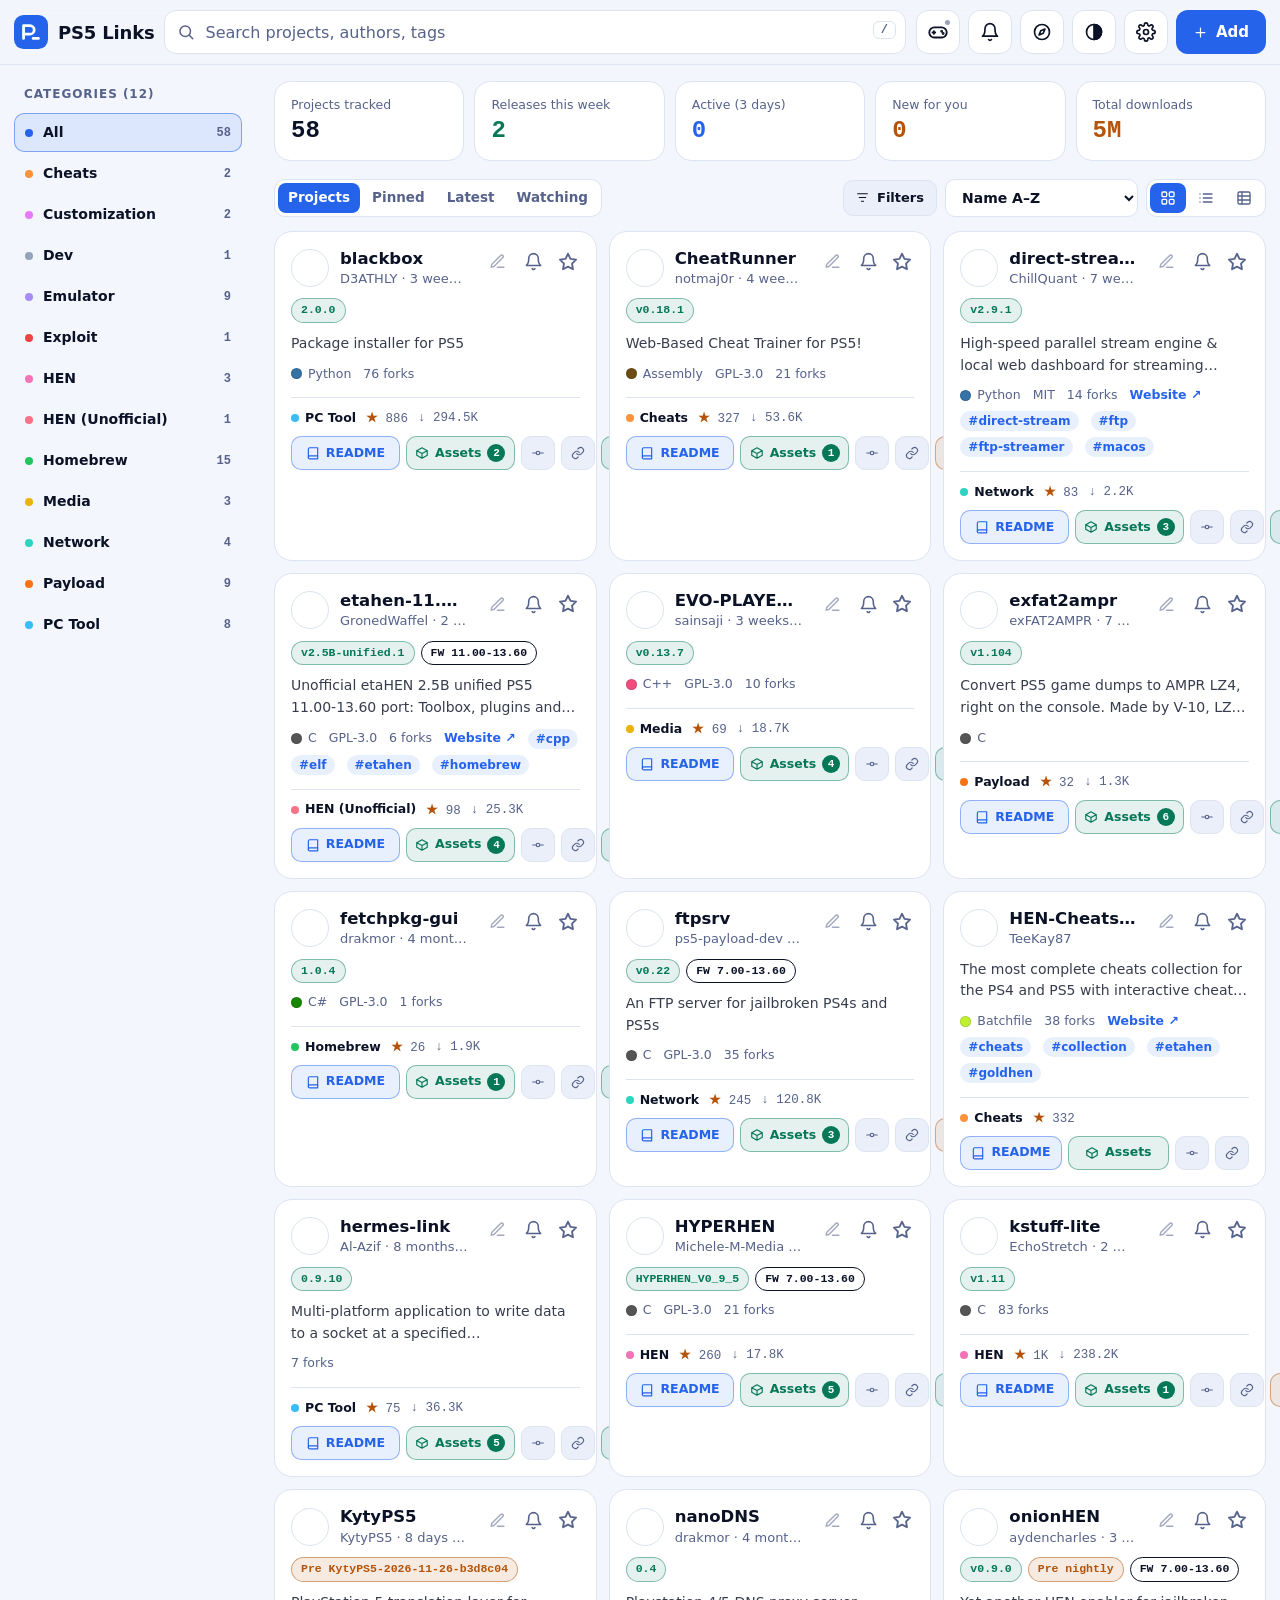
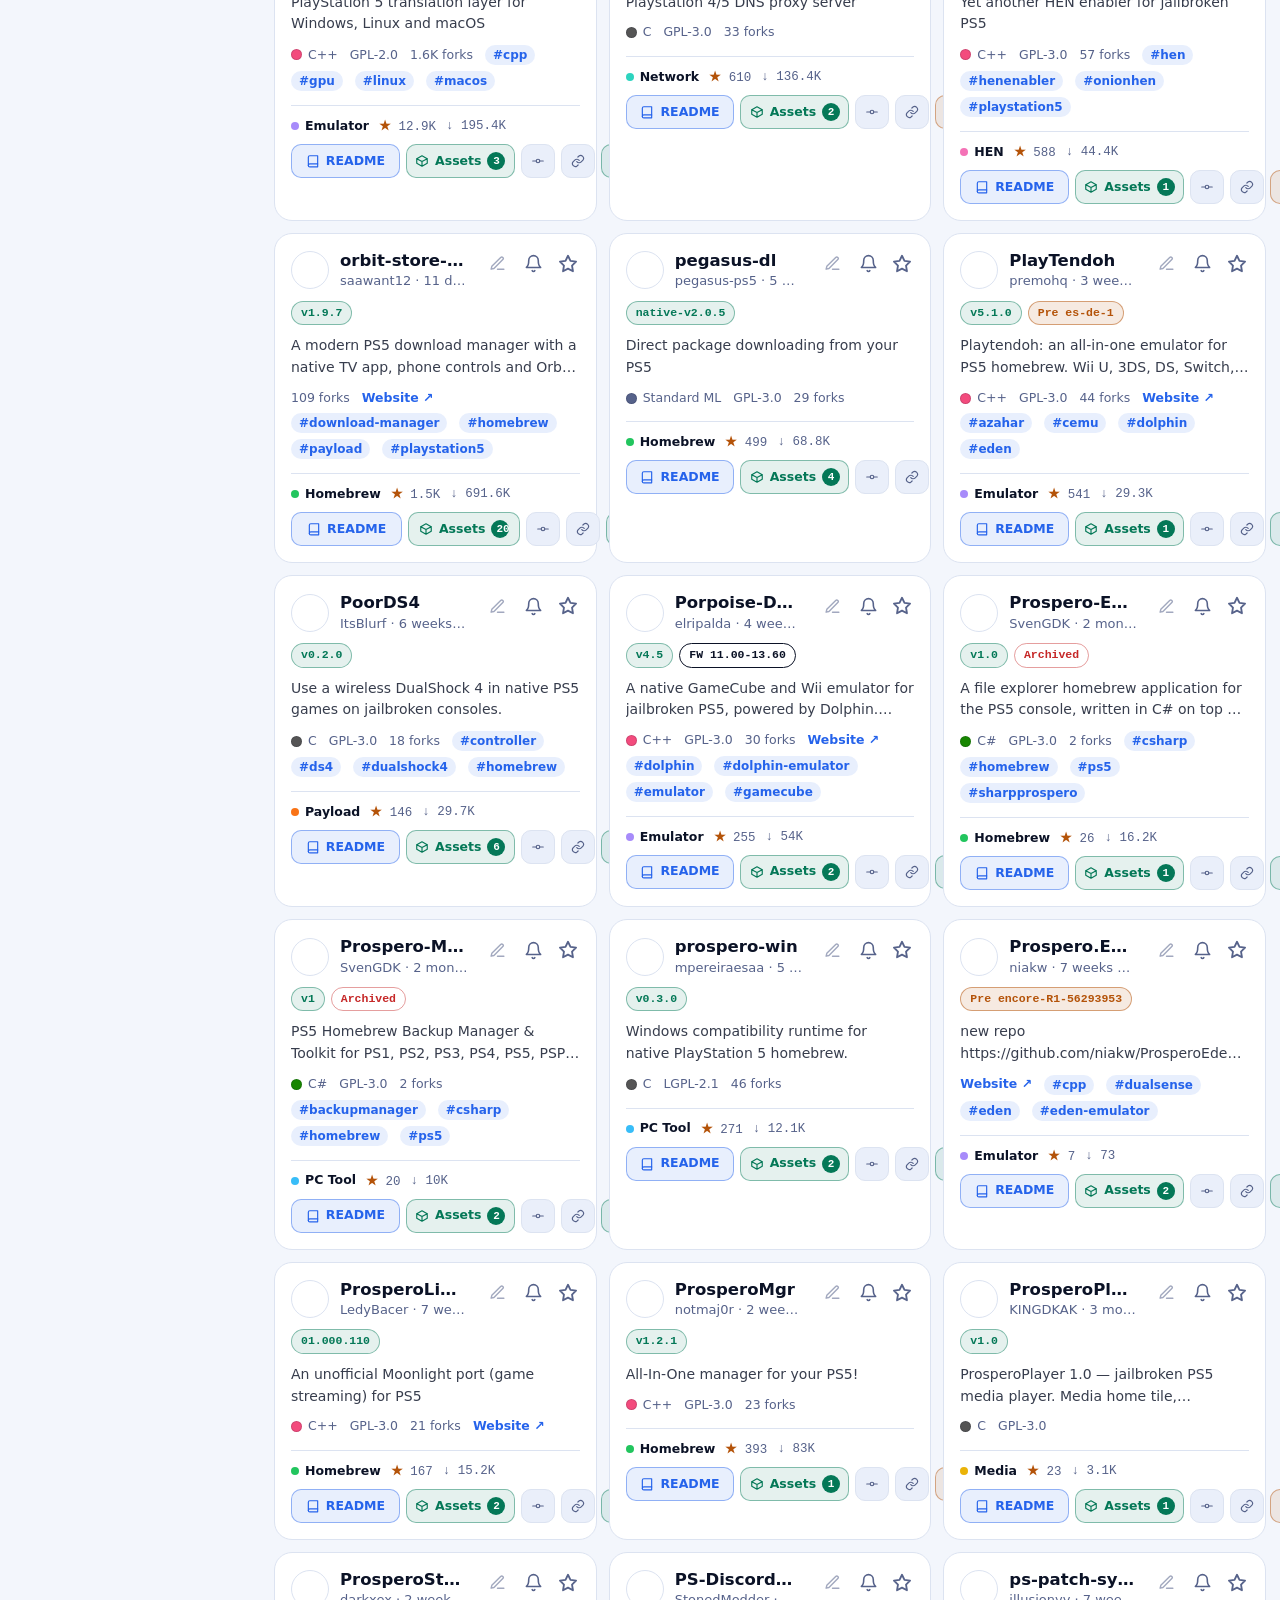
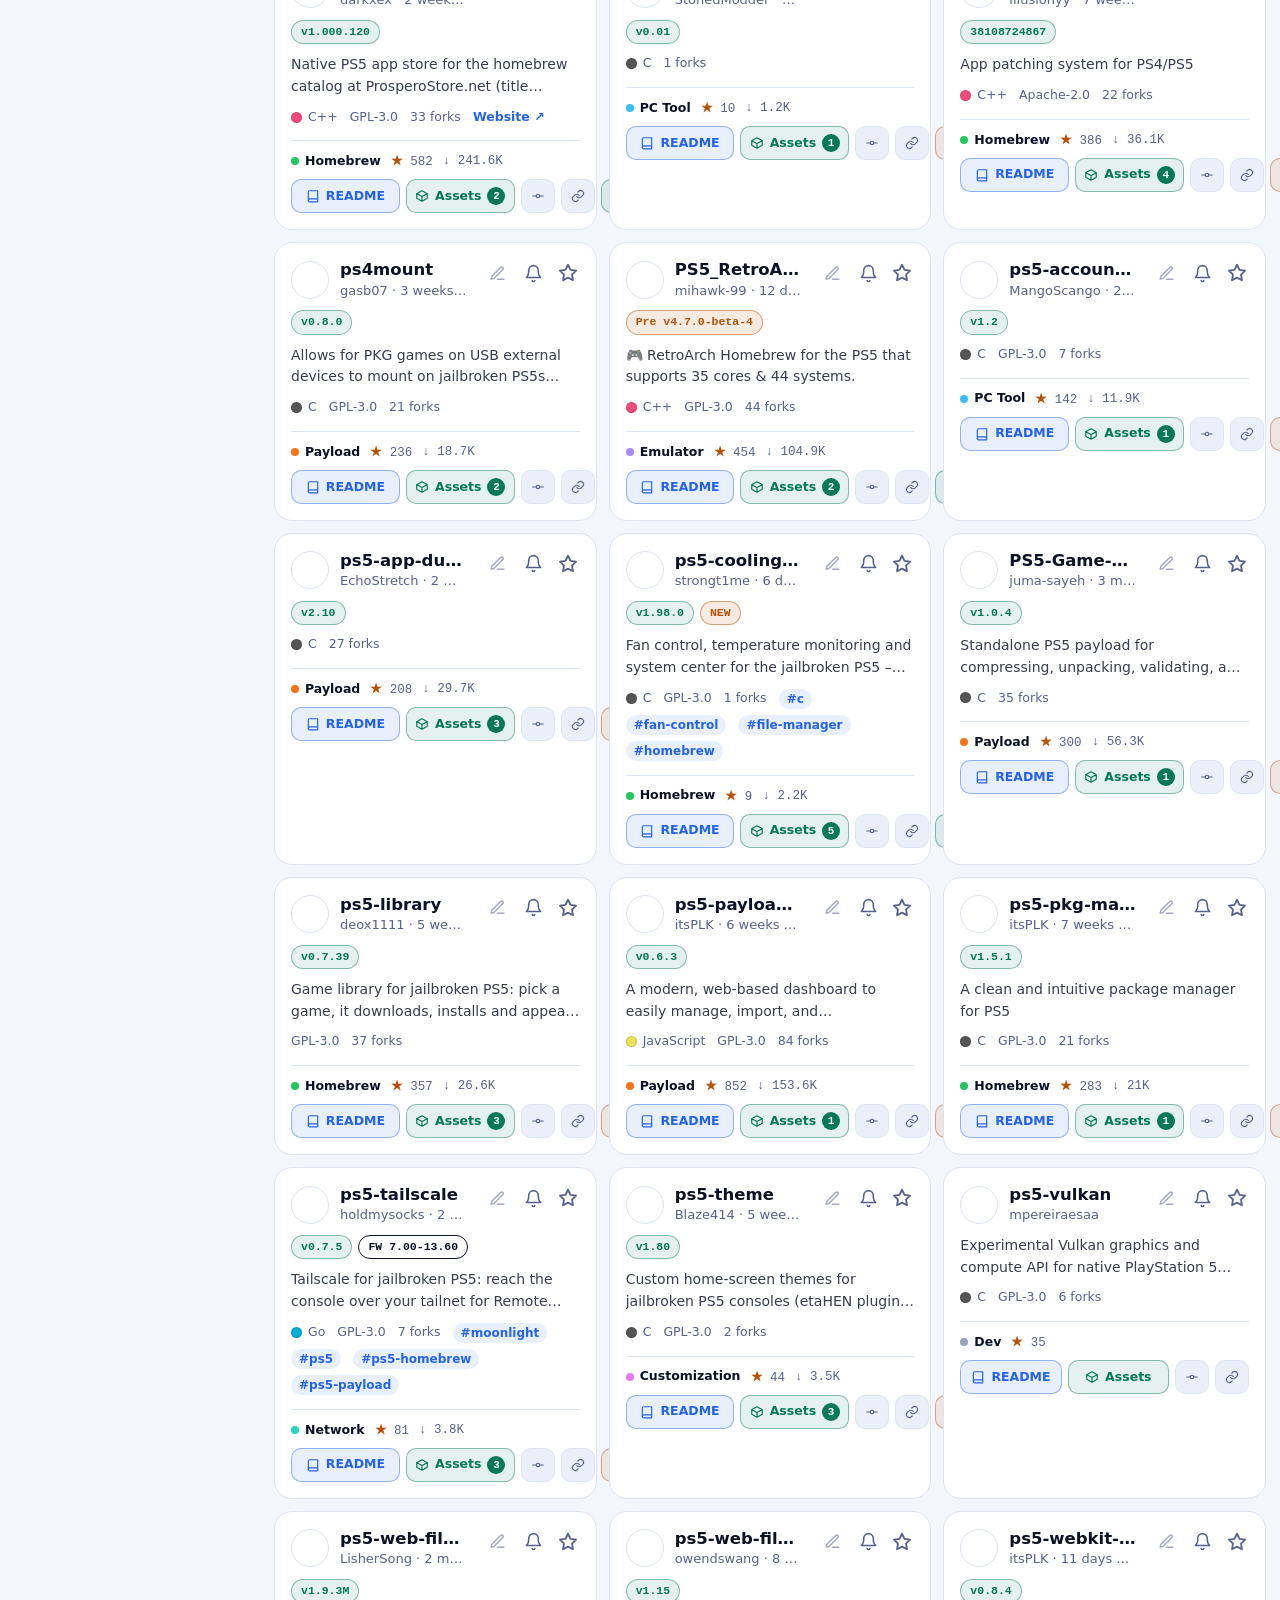
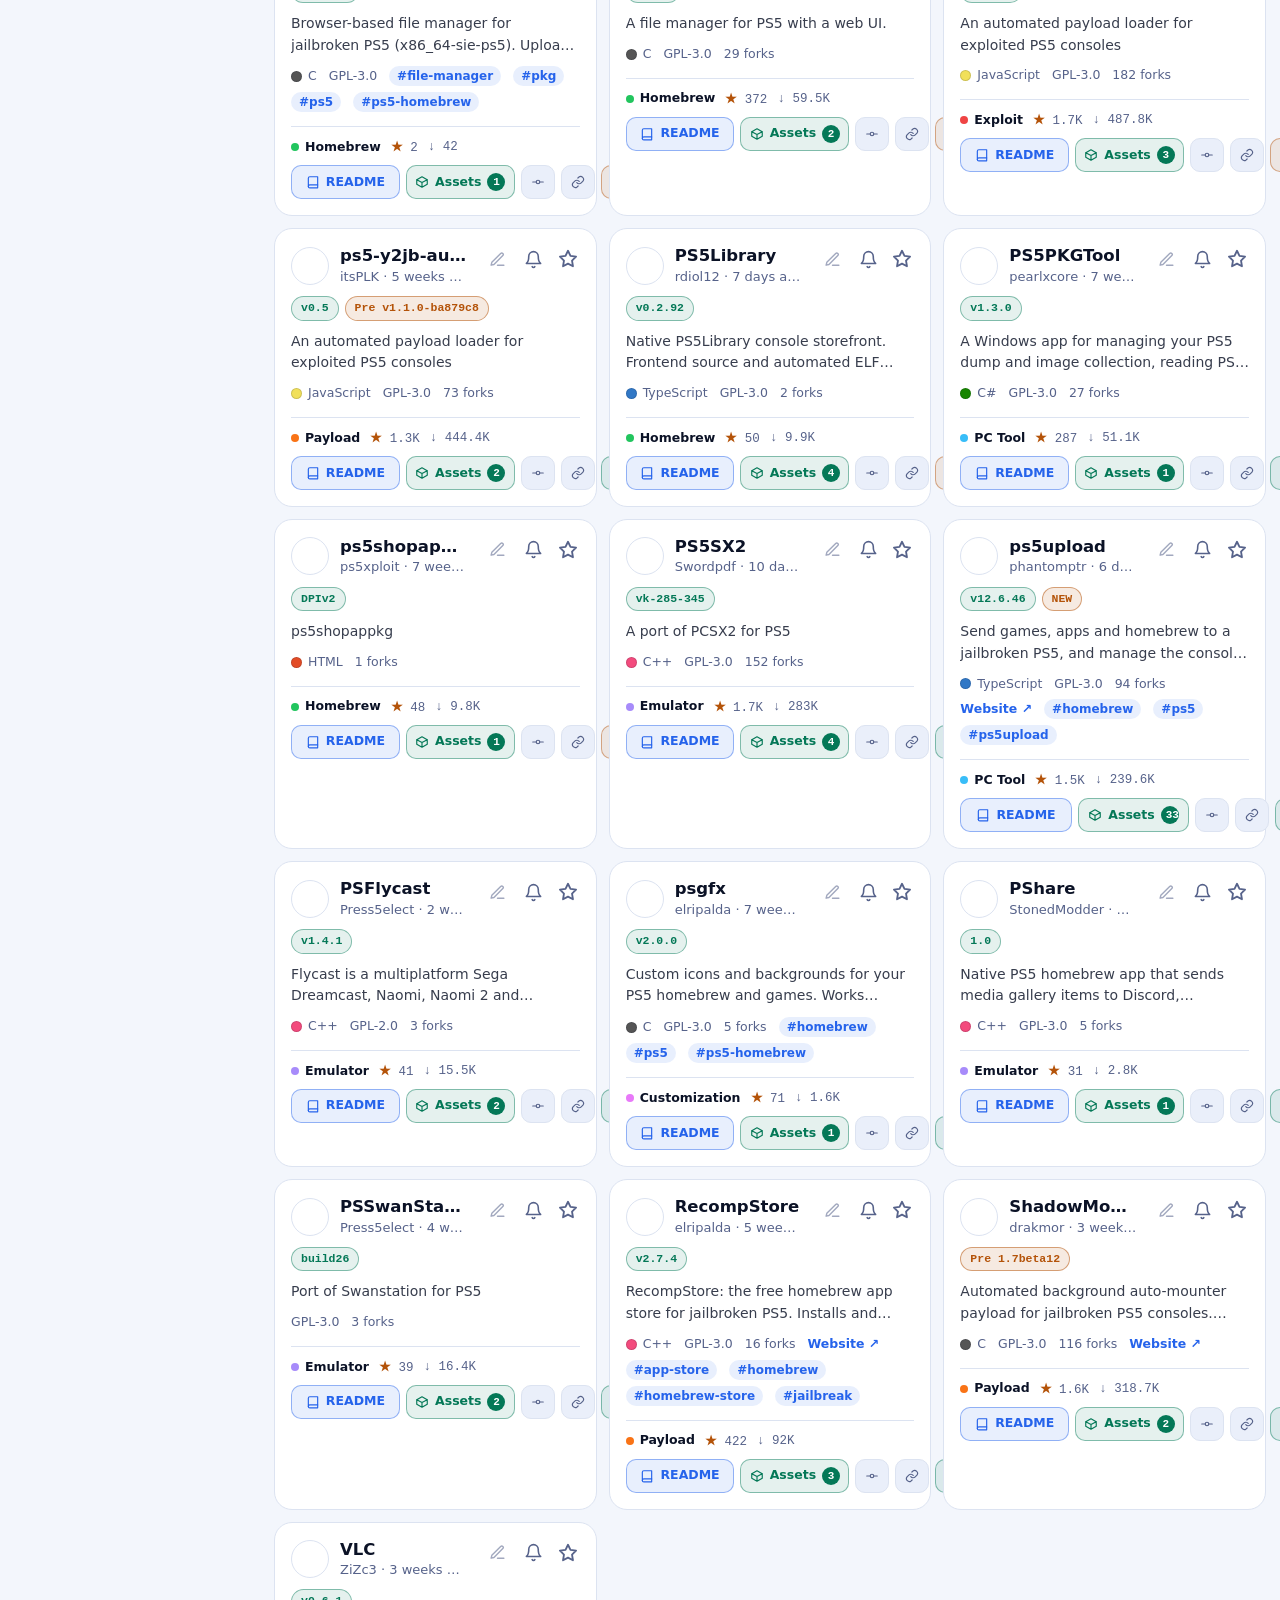
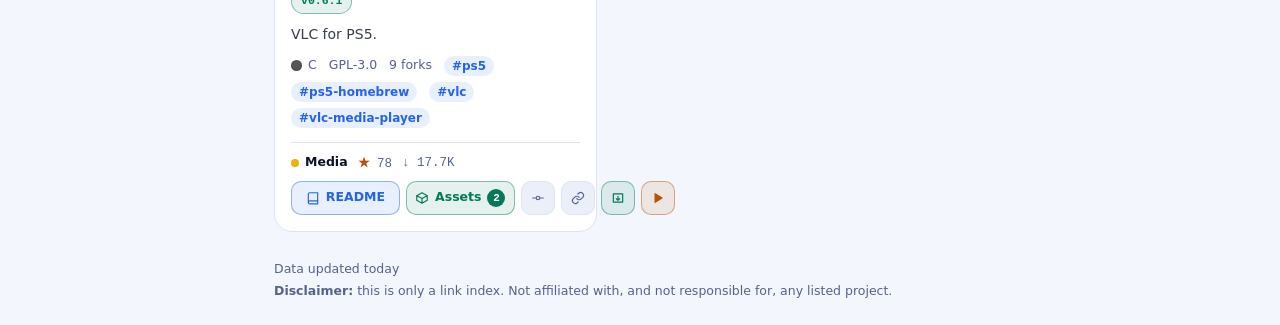
<file: index.html>
<!doctype html>
<html lang="en">
<head>
<meta charset="utf-8">
<meta name="viewport" content="width=device-width, initial-scale=1, viewport-fit=cover">
<meta name="theme-color" content="#050a18" media="(prefers-color-scheme: dark)">
<meta name="theme-color" content="#f3f6fc" media="(prefers-color-scheme: light)">
<meta name="description" content="PS5 Links — a curated index of PS5 homebrew, payloads and tools with live release tracking.">
<title>PS5 Links</title>
<!-- Apply saved theme before CSS paints, so there is no light/dark flash -->
<script>try{const t=JSON.parse(localStorage.getItem("ps5l.theme"));if(t==="dark"||t==="light")document.documentElement.dataset.theme=t}catch{}</script>
<meta name="mobile-web-app-capable" content="yes">
<meta name="apple-mobile-web-app-capable" content="yes">
<meta name="apple-mobile-web-app-status-bar-style" content="black-translucent">
<meta name="apple-mobile-web-app-title" content="PS5 Links">
<link rel="manifest" href="manifest.webmanifest">
<link rel="icon" href="data:image/svg+xml,%3Csvg xmlns='http://www.w3.org/2000/svg' viewBox='0 0 32 32'%3E%3Crect width='32' height='32' rx='8' fill='%234f8dff'/%3E%3Cpath d='M9 22V10h6a4 4 0 0 1 0 8h-6M18 22h5' stroke='%23fff' stroke-width='2.6' fill='none' stroke-linecap='round' stroke-linejoin='round'/%3E%3C/svg%3E">
<link rel="apple-touch-icon" href="data:image/svg+xml,%3Csvg xmlns='http://www.w3.org/2000/svg' viewBox='0 0 32 32'%3E%3Crect width='32' height='32' rx='8' fill='%234f8dff'/%3E%3Cpath d='M9 22V10h6a4 4 0 0 1 0 8h-6M18 22h5' stroke='%23fff' stroke-width='2.6' fill='none' stroke-linecap='round' stroke-linejoin='round'/%3E%3C/svg%3E">
<link rel="stylesheet" href="style.css?v=11">
<base target="_blank">
</head>
<body>

<!-- ========== Top bar ========== -->
<header class="top">
  <div class="wrap topbar">
    <a class="brand" href="./" target="_self" aria-label="PS5 Links home">
      <svg class="logo" viewBox="0 0 32 32" aria-hidden="true"><rect width="32" height="32" rx="9" fill="var(--accent)" stroke="none"/><path d="M9 22V10h6a4 4 0 0 1 0 8H9M18 22h5" stroke="#fff" stroke-width="2.6"/></svg>
      <span class="brand-name">PS5 Links</span>
    </a>
    <label class="search"><svg viewBox="0 0 24 24"><circle cx="11" cy="11" r="7"/><path d="m21 21-4.3-4.3"/></svg>
      <input id="q" type="search" data-i18n-ph="searchPh" placeholder="Search projects, authors, tags" aria-label="Search" enterkeyhint="search" autocomplete="off">
      <kbd class="kbd">/</kbd>
    </label>
    <div class="top-acts">
      <!-- PS5 Remote (ps5.js): the dot is green when websrv on the PS5 answers -->
      <button class="ibtn" id="open-ps5" data-i18n-al="ps5Title" aria-label="Connect to PS5"><svg viewBox="0 0 24 24"><rect x="2.5" y="7" width="19" height="11" rx="5.5"/><path d="M7.5 11v3M6 12.5h3"/><circle cx="16" cy="11.3" r=".6" fill="currentColor"/><circle cx="17.6" cy="13.6" r=".6" fill="currentColor"/></svg><span class="ps5-dot" id="ps5-dot"></span></button>
      <button class="ibtn" id="bell" data-i18n-al="whatsNew" aria-label="What's new"><svg viewBox="0 0 24 24"><path d="M6 8a6 6 0 1 1 12 0c0 7 3 9 3 9H3s3-2 3-9M10.3 21a1.9 1.9 0 0 0 3.4 0"/></svg><span class="dot-count" id="bell-n" hidden></span></button>
      <a class="ibtn" href="discover.html" title="Discover" aria-label="Discover" style="display:inline-grid;place-items:center"><svg viewBox="0 0 24 24" aria-hidden="true"><circle cx="12" cy="12" r="9"/><path d="M15.5 8.5l-2 5-5 2 2-5z"/></svg></a>
      <button class="ibtn" id="theme" data-i18n-al="theme" aria-label="Theme"></button>
      <button class="ibtn" id="open-settings" data-i18n-al="settings" aria-label="Settings"><svg viewBox="0 0 24 24"><circle cx="12" cy="12" r="3"/><path d="M19.4 15a1.7 1.7 0 0 0 .3 1.8l.1.1a2 2 0 1 1-2.8 2.8l-.1-.1a1.7 1.7 0 0 0-1.8-.3 1.7 1.7 0 0 0-1 1.5V21a2 2 0 1 1-4 0v-.1a1.7 1.7 0 0 0-1.1-1.5 1.7 1.7 0 0 0-1.8.3l-.1.1a2 2 0 1 1-2.8-2.8l.1-.1a1.7 1.7 0 0 0 .3-1.8 1.7 1.7 0 0 0-1.5-1H3a2 2 0 1 1 0-4h.1a1.7 1.7 0 0 0 1.5-1.1 1.7 1.7 0 0 0-.3-1.8l-.1-.1a2 2 0 1 1 2.8-2.8l.1.1a1.7 1.7 0 0 0 1.8.3H9a1.7 1.7 0 0 0 1-1.5V3a2 2 0 1 1 4 0v.1a1.7 1.7 0 0 0 1 1.5 1.7 1.7 0 0 0 1.8-.3l.1-.1a2 2 0 1 1 2.8 2.8l-.1.1a1.7 1.7 0 0 0-.3 1.8V9a1.7 1.7 0 0 0 1.5 1H21a2 2 0 1 1 0 4h-.1a1.7 1.7 0 0 0-1.5 1z"/></svg></button>
      <button class="btn primary add-btn" id="open-add"><svg viewBox="0 0 24 24"><path d="M12 5v14M5 12h14"/></svg><span data-i18n="add">Add</span></button>
    </div>
  </div>
  <!-- Category chips: shown on phones/tablets; the sidebar replaces them on wide screens -->
  <div class="wrap chips" id="chips" role="toolbar" aria-label="Categories"></div>
</header>

<div class="wrap layout">
  <!-- ========== Sidebar (desktop only) ========== -->
  <aside class="side" aria-label="Categories">
    <p class="side-h"><span data-i18n="categories">Categories</span> <span id="cat-n"></span></p>
    <div id="side-cats" class="side-cats"></div>
  </aside>

  <main>
    <!-- Stats strip -->
    <section class="stats" id="stats" aria-label="Overview"></section>

    <!-- Toolbar: tabs (desktop), title, sort, view mode -->
    <div class="meta">
      <div class="seg tabs-inline" role="tablist" aria-label="Sections">
        <button data-tab="projects" data-i18n="projects">Projects</button>
        <button data-tab="pinned"><span data-i18n="pinned">Pinned</span> <span class="seg-n" id="pc2"></span></button>
        <button data-tab="latest"><span data-i18n="latest">Latest</span> <span class="seg-n warn" id="lc2"></span></button>
        <button data-tab="watch"><span data-i18n="watch">Watching</span> <span class="seg-n warn" id="wc2"></span></button>
      </div>
      <h1 class="title" id="title">PS5 Links</h1>
      <div class="meta-r">
        <button class="btn small" id="seen" hidden data-i18n="markSeen">Mark all seen</button>
        <button class="btn small" id="filter-btn" aria-expanded="false" aria-controls="filterbar" data-i18n-al="filters" aria-label="Filters"><svg viewBox="0 0 24 24"><path d="M3 5h18M6 12h12M10 19h4"/></svg><span data-i18n="filters">Filters</span><span class="act-n" id="filter-n" hidden></span></button>
        <select id="sort" aria-label="Sort">
          <option value="relevance" data-i18n="sRelevance">Best match</option>
          <option value="name" data-i18n="sName">Name A–Z</option>
          <option value="stars" data-i18n="sStars">Most starred</option>
          <option value="release" data-i18n="sRelease">Latest release</option>
          <option value="updated" data-i18n="sUpdated">Recently updated</option>
          <option value="downloads" data-i18n="sDownloads">Most downloaded</option>
          <option value="category" data-i18n="sCategory">Group by category</option>
        </select>
        <div class="seg view" role="group" aria-label="View">
          <button data-view="grid" aria-label="Grid"><svg viewBox="0 0 24 24"><rect x="3" y="3" width="7" height="7" rx="1.5"/><rect x="14" y="3" width="7" height="7" rx="1.5"/><rect x="3" y="14" width="7" height="7" rx="1.5"/><rect x="14" y="14" width="7" height="7" rx="1.5"/></svg></button>
          <button data-view="list" aria-label="List"><svg viewBox="0 0 24 24"><path d="M8 6h13M8 12h13M8 18h13M3 6h.01M3 12h.01M3 18h.01"/></svg></button>
          <button data-view="table" aria-label="Table"><svg viewBox="0 0 24 24"><rect x="3" y="3" width="18" height="18" rx="2"/><path d="M3 9h18M3 15h18M9 3v18"/></svg></button>
        </div>
      </div>
    </div>
    <p class="sr" id="count" aria-live="polite"></p>

    <!-- Extra filters (collapsible). Values are remembered per device. -->
    <section class="filters" id="filterbar" hidden aria-label="Filters">
      <label class="fld"><span data-i18n="fLang">Language</span><select class="field" id="f-lang"></select></label>
      <label class="fld"><span data-i18n="fLicense">License</span><select class="field" id="f-lic"></select></label>
      <label class="fld"><span data-i18n="fStars">Minimum stars</span><select class="field" id="f-stars">
        <option value="">—</option><option value="10">10+</option><option value="50">50+</option>
        <option value="100">100+</option><option value="500">500+</option><option value="1000">1000+</option></select></label>
      <label class="fld"><span data-i18n="fUpdated">Last push</span><select class="field" id="f-updated">
        <option value="" data-i18n="any">—</option><option value="7" data-i18n="days7">7 days</option>
        <option value="30" data-i18n="days30">30 days</option><option value="90" data-i18n="days90">90 days</option>
        <option value="365" data-i18n="year1">1 year</option></select></label>
      <label class="check"><input type="checkbox" id="f-elf"> <span data-i18n="fHasElf">Has .elf payload</span></label>
      <label class="check"><input type="checkbox" id="f-arch"> <span data-i18n="fHideArch">Hide archived</span></label>
      <label class="fld"><span data-i18n="fFirmware">Firmware</span><select class="field" id="f-fw"></select></label>
      <button class="btn small" id="f-clear" data-i18n="clearFilters">Clear filters</button>
    </section>

    <section id="rows" class="cards grid">
      <div class="card skel"></div><div class="card skel"></div><div class="card skel"></div>
    </section>

    <footer>
      <p id="updated-at"></p>
      <p><strong data-i18n="disclaimerH">Disclaimer:</strong> <span data-i18n="disclaimer">this is only a link index. Not affiliated with, and not responsible for, any listed project.</span></p>
    </footer>
  </main>
</div>

<!-- ========== Bottom tabs (phones) ========== -->
<nav class="tabs" aria-label="Sections"><div class="wrap">
  <button class="tab" data-tab="projects"><svg viewBox="0 0 24 24"><rect x="3" y="3" width="7" height="7" rx="2"/><rect x="14" y="3" width="7" height="7" rx="2"/><rect x="3" y="14" width="7" height="7" rx="2"/><rect x="14" y="14" width="7" height="7" rx="2"/></svg><span data-i18n="projects">Projects</span></button>
  <button class="tab" data-tab="pinned"><svg viewBox="0 0 24 24"><path d="m12 3 2.7 5.6 6.1.9-4.4 4.3 1 6.1L12 17l-5.4 2.9 1-6.1L3.2 9.5l6.1-.9z"/></svg><span data-i18n="pinned">Pinned</span><span class="count" id="pc" hidden></span></button>
  <button class="tab" data-tab="latest"><svg viewBox="0 0 24 24"><circle cx="12" cy="12" r="9"/><path d="M12 7v5l3 2"/></svg><span data-i18n="latest">Latest</span><span class="count" id="lc" hidden></span></button>
  <button class="tab" data-tab="watch"><svg viewBox="0 0 24 24"><path d="M6 8a6 6 0 1 1 12 0c0 7 3 9 3 9H3s3-2 3-9M10.3 21a1.9 1.9 0 0 0 3.4 0"/></svg><span data-i18n="watch">Watching</span><span class="count" id="wc" hidden></span></button>
  <a class="tab" href="offline.html" target="_self"><svg viewBox="0 0 24 24"><path d="M3 7h18v4H3zM5 11v9h14v-9M10 15h4"/></svg><span data-i18n="offline">Offline</span></a>
</div></nav>

<!-- ========== Add / Edit dialog ========== -->
<dialog id="add"><div class="sheet">
  <div class="sheet-head"><h2 id="dlg-title" data-i18n="addTitle">Add a project</h2>
    <button class="ibtn small" data-close aria-label="Close"><svg viewBox="0 0 24 24"><path d="M18 6 6 18M6 6l12 12"/></svg></button></div>
  <label class="fld"><span data-i18n="fRepo">GitHub link</span>
    <input id="repo" type="text" inputmode="url" autocapitalize="off" autocomplete="off" spellcheck="false" placeholder="github.com/owner/name"></label>
  <label class="fld"><span data-i18n="fName">Display name</span>
    <input id="f-name" type="text" autocomplete="off" maxlength="80" data-i18n-ph="fNamePh" placeholder="Leave empty to use the GitHub name"></label>
  <label class="fld"><span data-i18n="fDesc">Description</span>
    <textarea id="f-desc" rows="3" maxlength="400" data-i18n-ph="fDescPh" placeholder="Leave empty to use the GitHub description"></textarea></label>
  <label class="fld"><span data-i18n="fCat">Category</span>
    <select class="field" id="add-cat"></select></label>
  <p class="msg" id="msg" aria-live="polite"></p>
  <button class="btn primary" id="do-add" data-i18n="addMine">Add to my list</button>
  <button class="btn" id="do-share" data-i18n="addShared">Submit to the shared list</button>
  <button class="btn danger" id="do-revert" hidden data-i18n="revert">Restore original</button>
  <p class="hint" data-i18n="addHint">My list checks GitHub live and is saved on this device only.</p>
</div></dialog>

<!-- ========== Settings dialog ========== -->
<dialog id="settings"><div class="sheet">
  <div class="sheet-head"><h2 data-i18n="settings">Settings</h2>
    <button class="ibtn small" data-close aria-label="Close"><svg viewBox="0 0 24 24"><path d="M18 6 6 18M6 6l12 12"/></svg></button></div>
  <p class="set-h" data-i18n="language">Language</p>
  <div class="seg wide" id="set-lang"><button data-lang="en">English</button><button data-lang="th">ไทย</button></div>
  <p class="set-h" data-i18n="theme">Theme</p>
  <div class="seg wide" id="set-theme"><button data-th="auto" data-i18n="auto">Auto</button><button data-th="dark" data-i18n="dark">Dark</button><button data-th="light" data-i18n="light">Light</button></div>
  <p class="set-h" data-i18n="avatars">Author avatars</p>
  <div class="seg wide" id="set-av"><button data-av="1" data-i18n="on">On</button><button data-av="0" data-i18n="off">Off</button></div>
  <p class="set-h" data-i18n="notifH">New-release notifications</p>
  <div class="seg wide" id="set-notif"><button data-notif="1" data-i18n="on">On</button><button data-notif="0" data-i18n="off">Off</button></div>
  <p class="hint" data-i18n="notifHint">Only for projects you watch. The browser asks for permission once.</p>
  <p class="set-h" data-i18n="verifyH">Check SHA-256 before running</p>
  <div class="seg wide" id="set-verify"><button data-verify="1" data-i18n="on">On</button><button data-verify="0" data-i18n="off">Off</button></div>
  <p class="hint" data-i18n="verifyHint">Downloads the payload in this browser first and compares it with the hash GitHub published. Safer, but it uses more data.</p>
  <p class="set-h" data-i18n="backup">Backup (my list + pins)</p>
  <div class="row2">
    <button class="btn" id="do-export" data-i18n="export">Export file</button>
    <label class="btn"><span data-i18n="import">Import file</span><input id="do-import" type="file" accept="application/json,.json" hidden></label>
  </div>
  <button class="btn danger" id="do-reset" data-i18n="reset">Clear all data on this device</button>
  <p class="hint" data-i18n="privacy">Everything is stored in your browser only. GitHub receives requests when you open README, Assets, Commits or avatars.</p>
</div></dialog>

<!-- ========== PS5 Remote dialog (ps5.js) ========== -->
<dialog id="ps5"><div class="sheet">
  <div class="sheet-head"><h2><span data-i18n="ps5Title">Connect to PS5</span> <span class="badge beta" data-i18n="ps5Beta">Beta</span></h2>
    <button class="ibtn small" data-close aria-label="Close"><svg viewBox="0 0 24 24"><path d="M18 6 6 18M6 6l12 12"/></svg></button></div>
  <div class="ps5-row">
    <label class="fld"><span data-i18n="ps5Ip">PS5 IP address</span>
      <input id="ps5-ip" type="text" inputmode="decimal" autocomplete="off" autocapitalize="off" spellcheck="false" placeholder="192.168.1.50"></label>
    <label class="fld port"><span data-i18n="ps5Port">websrv port</span>
      <input id="ps5-port" type="text" inputmode="numeric" autocomplete="off" placeholder="8080"></label>
  </div>
  <button class="btn primary" id="ps5-test" data-i18n="ps5Test">Save &amp; test</button>
  <p class="msg" id="ps5-msg" aria-live="polite"></p>
  <p class="hint ios" id="ps5-ios" hidden data-i18n="ps5Ios">iPhone / iPad: Safari blocks this page from talking to the PS5.</p>

  <p class="set-h" data-i18n="ps5RunH">Run a payload</p>
  <div class="fld"><label for="ps5-url" data-i18n="ps5RunUrl">Link to an .elf file (the PS5 downloads it)</label>
    <div class="ps5-row"><input id="ps5-url" type="text" inputmode="url" autocomplete="off" autocapitalize="off" spellcheck="false" placeholder="https://github.com/…/payload.elf">
      <button class="btn" id="ps5-run-url" type="button" data-i18n="ps5RunUrlBtn">Run link</button></div></div>
  <div class="row2">
    <label class="btn"><span data-i18n="ps5RunFile">Send an .elf from this device</span><input id="ps5-file" type="file" accept=".elf,.bin,application/octet-stream" hidden></label>
    <button class="btn" id="ps5-browse" data-i18n="ps5Browse">Pick an .elf on the PS5</button>
  </div>
  <div class="fs-box" id="ps5-fs" hidden></div>
  <input id="fs-files" type="file" multiple hidden>
  <button class="btn" id="open-lib" data-i18n="libTitle">Payload library &amp; run queue</button>
  <button class="btn" id="open-inst" data-i18n="v10H">Installed homebrew</button>

  <!-- Upload into a folder: needs PS5Links Agent (agent/ in this repo) running on the PS5 -->
  <p class="set-h" data-i18n="agH">Upload to a folder (PS5Links Agent)</p>
  <div class="ps5-row three">
    <label class="fld"><span data-i18n="agPin">PIN shown on the PS5</span>
      <input id="ag-pin" type="text" inputmode="numeric" maxlength="6" autocomplete="off" placeholder="123456"></label>
    <label class="fld port"><span data-i18n="agPort">Agent port</span>
      <input id="ag-port" type="text" inputmode="numeric" autocomplete="off" placeholder="8686"></label>
    <button class="btn" id="ag-pair" type="button" data-i18n="agPair">Pair</button>
  </div>
  <p class="msg" id="ag-msg" aria-live="polite"></p>

  <div class="ag-direct">
    <div class="ps5-row">
      <label class="fld"><span data-i18n="agLdrPort">ELF Loader Port</span>
        <select id="ag-ldr-port" class="field">
          <option value="9021" data-i18n="agLdr9021">Port 9021 (Persistent / websrv)</option>
          <option value="9020" data-i18n="agLdr9020">Port 9020 (Standard elfldr)</option>
        </select></label>
      <label class="btn primary"><span data-i18n="agRunDirect">Send &amp; run .elf directly</span><input id="ag-run-file" type="file" accept=".elf,.bin,application/octet-stream" hidden></label>
    </div>
  </div>

  <div class="fld"><label for="ag-dest" data-i18n="agDest">Folder on the PS5</label>
    <div class="ps5-row"><input id="ag-dest" type="text" autocomplete="off" autocapitalize="off" spellcheck="false" value="/data/homebrew">
      <button class="btn" id="ag-browse" type="button" data-i18n="agPickDir">Choose</button></div></div>
  <div class="fs-box" id="ag-fs" hidden></div>
  <label class="check"><input type="checkbox" id="ag-unzip" checked> <span data-i18n="agUnzip">Extract .zip files while sending</span></label>
  <label class="btn"><span data-i18n="agSend">Upload files to folder</span><input id="ag-files" type="file" multiple hidden></label>
  <div class="ag-prog" id="ag-prog" hidden>
    <progress id="ag-bar" max="1" value="0"></progress>
    <p class="hint" id="ag-ptext"></p>
    <button class="btn small" id="ag-cancel" type="button" data-i18n="ps5Cancel">Cancel</button>
  </div>
  <div class="ag-done" id="ag-done" hidden></div>

  <p class="set-h" data-i18n="ps5PmH">Payload Manager catalog</p>
  <div class="ps5-row"><code class="cat-url" id="ps5-cat"></code><button class="btn small" id="ps5-copy-cat" data-i18n="copyLink">Copy link</button></div>
  <p class="hint" data-i18n="ps5PmHint">Add this URL as a source in Payload Manager.</p>

  <p class="set-h" data-i18n="ps5Tools">Open pages on the PS5</p>
  <div class="tools">
    <a class="tool disabled" id="ps5-l-websrv" target="_blank" rel="noopener">websrv<small>—</small></a>
    <a class="tool disabled" id="ps5-l-elfldr" target="_blank" rel="noopener">websrv · ELF loader<small>—</small></a>
    <a class="tool disabled" id="ps5-l-pm" target="_blank" rel="noopener">Payload Manager<small>—</small></a>
    <a class="tool disabled" id="ps5-l-wfm" target="_blank" rel="noopener">Web File Manager<small>—</small></a>
  </div>
  <p class="hint" data-i18n="ps5UploadHint">To upload into a folder, use the PS5Links Agent section above.</p>
</div></dialog>

<!-- Confirmation before running anything on the console -->
<dialog id="runq"><div class="sheet">
  <div class="sheet-head"><h2 data-i18n="ps5Run">Run on PS5</h2><button class="ibtn small" data-close aria-label="Close"><svg viewBox="0 0 24 24"><path d="M18 6 6 18M6 6l12 12"/></svg></button></div>
  <p id="runq-t"></p>
  <div id="runq-files" class="runq-list"></div>
  <div id="runq-opt" class="runq-opt" hidden>
    <label class="fld"><span data-i18n="runTarget">Runner engine</span>
      <select id="runq-method" class="field">
        <option value="agent-9021" data-i18n="runMethodAgent9021">Agent → Port 9021 (Direct)</option>
        <option value="agent-9020" data-i18n="runMethodAgent9020">Agent → Port 9020 (Direct)</option>
        <option value="websrv" data-i18n="runMethodWebsrv">websrv (Port 8080)</option>
      </select></label>
  </div>
  <label class="check" id="runq-verify" hidden><input type="checkbox" id="runq-vf" checked> <span data-i18n="verifyRun">Check SHA-256 before running</span></label>
  <p class="hint" id="runq-vmsg"></p>
  <p class="hint warn" data-i18n="ps5RunWarn">Only run payloads you trust.</p>
  <div class="row2"><button class="btn" data-close data-i18n="ps5Cancel">Cancel</button><button class="btn primary" id="runq-go" data-i18n="ps5Go">Run</button></div>
</div></dialog>

<!-- ========== Reader dialog: README / Assets / Commits ========== -->
<dialog id="modal-reader" class="wide"><div class="sheet reader-sheet">
  <div class="reader-head">
    <div class="reader-tt"><h3 id="reader-title">Viewer</h3><p id="reader-sub"></p></div>
    <div class="reader-acts">
      <button class="ibtn small" id="reader-tr" aria-label="Translate"><svg viewBox="0 0 24 24"><path d="M4 5h8M8 3v2M6 5c0 4 3 7 6 8M10 5c0 3-2 6-6 8M12 21l4-9 4 9M13.5 18h5"/></svg></button>
      <button class="ibtn small" id="reader-copy" aria-label="Copy"><svg viewBox="0 0 24 24"><rect x="9" y="9" width="13" height="13" rx="2"/><path d="M5 15H4a2 2 0 0 1-2-2V4a2 2 0 0 1 2-2h9a2 2 0 0 1 2 2v1"/></svg></button>
      <a class="ibtn small" id="reader-ext" aria-label="Open on GitHub"><svg viewBox="0 0 24 24"><path d="M18 13v6a2 2 0 0 1-2 2H5a2 2 0 0 1-2-2V8a2 2 0 0 1 2-2h6M15 3h6v6M10 14 21 3"/></svg></a>
      <button class="ibtn small" data-close aria-label="Close"><svg viewBox="0 0 24 24"><path d="M18 6 6 18M6 6l12 12"/></svg></button>
    </div>
  </div>
  <div id="reader-body" class="reader-body">Loading…</div>
</div></dialog>

<!-- ========== File editor (ps5.js): edit .txt / .json / .cfg on the PS5 ========== -->
<dialog id="editor" class="wide"><div class="sheet reader-sheet">
  <div class="reader-head">
    <div class="reader-tt"><h3 id="ed-title">file</h3><p id="ed-sub"></p></div>
    <div class="reader-acts">
      <button class="btn small" id="ed-format" data-i18n="edFormat">Format</button>
      <button class="btn primary small" id="ed-save" data-i18n="edSave">Save</button>
      <button class="ibtn small" data-close aria-label="Close"><svg viewBox="0 0 24 24"><path d="M18 6 6 18M6 6l12 12"/></svg></button>
    </div>
  </div>
  <div class="ed-body">
    <textarea id="ed-text" spellcheck="false" autocapitalize="off" autocomplete="off" aria-label="File content"></textarea>
    <p class="msg" id="ed-msg" aria-live="polite"></p>
  </div>
</div></dialog>

<!-- ========== Payload library + run queue (ps5.js) ========== -->
<dialog id="library"><div class="sheet">
  <div class="sheet-head"><h2 data-i18n="libTitle">Payload library &amp; run queue</h2>
    <button class="ibtn small" data-close aria-label="Close"><svg viewBox="0 0 24 24"><path d="M18 6 6 18M6 6l12 12"/></svg></button></div>

  <p class="set-h" data-i18n="qH">Run queue</p>
  <div class="lib-list" id="q-list"></div>
  <div class="ps5-row">
    <label class="fld"><span data-i18n="qDelay">Pause between payloads (seconds)</span>
      <input id="q-delay" type="text" inputmode="numeric" value="3" autocomplete="off"></label>
    <button class="btn primary" id="q-run" data-i18n="qRun">Run queue</button>
  </div>
  <div class="row2">
    <button class="btn small" id="q-save" data-i18n="qSave">Save as preset</button>
    <button class="btn small" id="q-clear" data-i18n="qClear">Clear queue</button>
  </div>
  <div class="lib-list" id="q-presets"></div>
  <p class="msg" id="q-msg" aria-live="polite"></p>

  <p class="set-h" data-i18n="libSaved">Saved on this device</p>
  <div class="ps5-row">
    <label class="fld"><span data-i18n="libAddUrl">Add a payload from a link</span>
      <input id="lib-url" type="text" inputmode="url" autocapitalize="off" spellcheck="false" placeholder="https://github.com/…/payload.elf"></label>
    <button class="btn" id="lib-add" data-i18n="libAdd">Save</button>
  </div>
  <div class="lib-list" id="lib-list"></div>
  <p class="set-h" data-i18n="histH">Recent runs</p>
  <div class="lib-list" id="hist-list"></div>
  <button class="btn small" id="hist-clear" data-i18n="histClear">Clear history</button>
  <p class="hint" data-i18n="libHint">Payloads are kept in this browser only. Nothing is uploaded anywhere.</p>
</div></dialog>

<!-- ========== Install / download a release archive (ps5.js) ========== -->
<dialog id="install"><div class="sheet">
  <div class="sheet-head"><h2 id="in-title" data-i18n="inH">Install or download</h2>
    <button class="ibtn small" data-close aria-label="Close"><svg viewBox="0 0 24 24"><path d="M18 6 6 18M6 6l12 12"/></svg></button></div>
  <p class="hint" id="in-sub"></p>
  <p class="set-h" data-i18n="inMode">Action</p>
  <div class="seg wide" id="in-mode">
    <button data-inmode="app" data-i18n="inModeApp">Install (extract)</button>
    <button data-inmode="file" data-i18n="inModeFile">Save the .zip</button>
  </div>
  <p class="hint" id="in-hint"></p>
  <div id="in-zips" class="runq-list"></div>
  <label class="fld"><span data-i18n="agDest">Folder on the PS5</span>
    <input id="in-dest" type="text" autocomplete="off" autocapitalize="off" spellcheck="false" value="/data/homebrew"></label>
  <p class="hint" id="in-free"></p>
  <p class="hint warn" id="in-warn" hidden></p>
  <p class="msg" id="in-msg" aria-live="polite"></p>
  <div class="ag-prog" id="in-prog" hidden>
    <progress id="in-bar" max="1" value="0"></progress>
    <p class="hint" id="in-step"></p>
    <button class="btn small" id="in-cancel" type="button" data-i18n="ps5Cancel">Cancel</button>
  </div>
  <div class="ag-done" id="in-done" hidden></div>
  <div class="row2"><button class="btn" data-close data-i18n="ps5Cancel">Cancel</button><button class="btn primary" id="in-go">Install</button></div>
</div></dialog>

<!-- ========== v10 · Installed homebrew manager (ps5.js) ========== -->
<dialog id="installed"><div class="sheet">
  <div class="sheet-head"><h2 data-i18n="v10H">Installed homebrew</h2>
    <button class="ibtn small" data-close aria-label="Close"><svg viewBox="0 0 24 24"><path d="M18 6 6 18M6 6l12 12"/></svg></button></div>
  <p class="hint" data-i18n="v10Open">Folders under the install destination on the PS5.</p>
  <div class="row2">
    <button class="btn small" id="inst-refresh" data-i18n="v10Refresh">Refresh</button>
    <button class="btn small" id="inst-forget" data-i18n="v10Forget">Forget extra folders</button>
  </div>
  <div class="lib-list" id="inst-list"></div>
  <p class="msg" id="inst-msg" aria-live="polite"></p>
  <p class="hint" data-i18n="v10Hint">Deleting asks for the folder name first. It needs ps5links-agent.elf 0.2.0 or newer.</p>
</div></dialog>

<button class="totop" id="totop" aria-label="Back to top" hidden><svg viewBox="0 0 24 24"><path d="M12 19V5M5 12l7-7 7 7"/></svg></button>
<div class="toast" id="toast" role="status" aria-live="polite"></div>
<script src="app.js?v=11"></script>
<script src="ps5.js?v=11"></script>
</body>
</html>
</file>
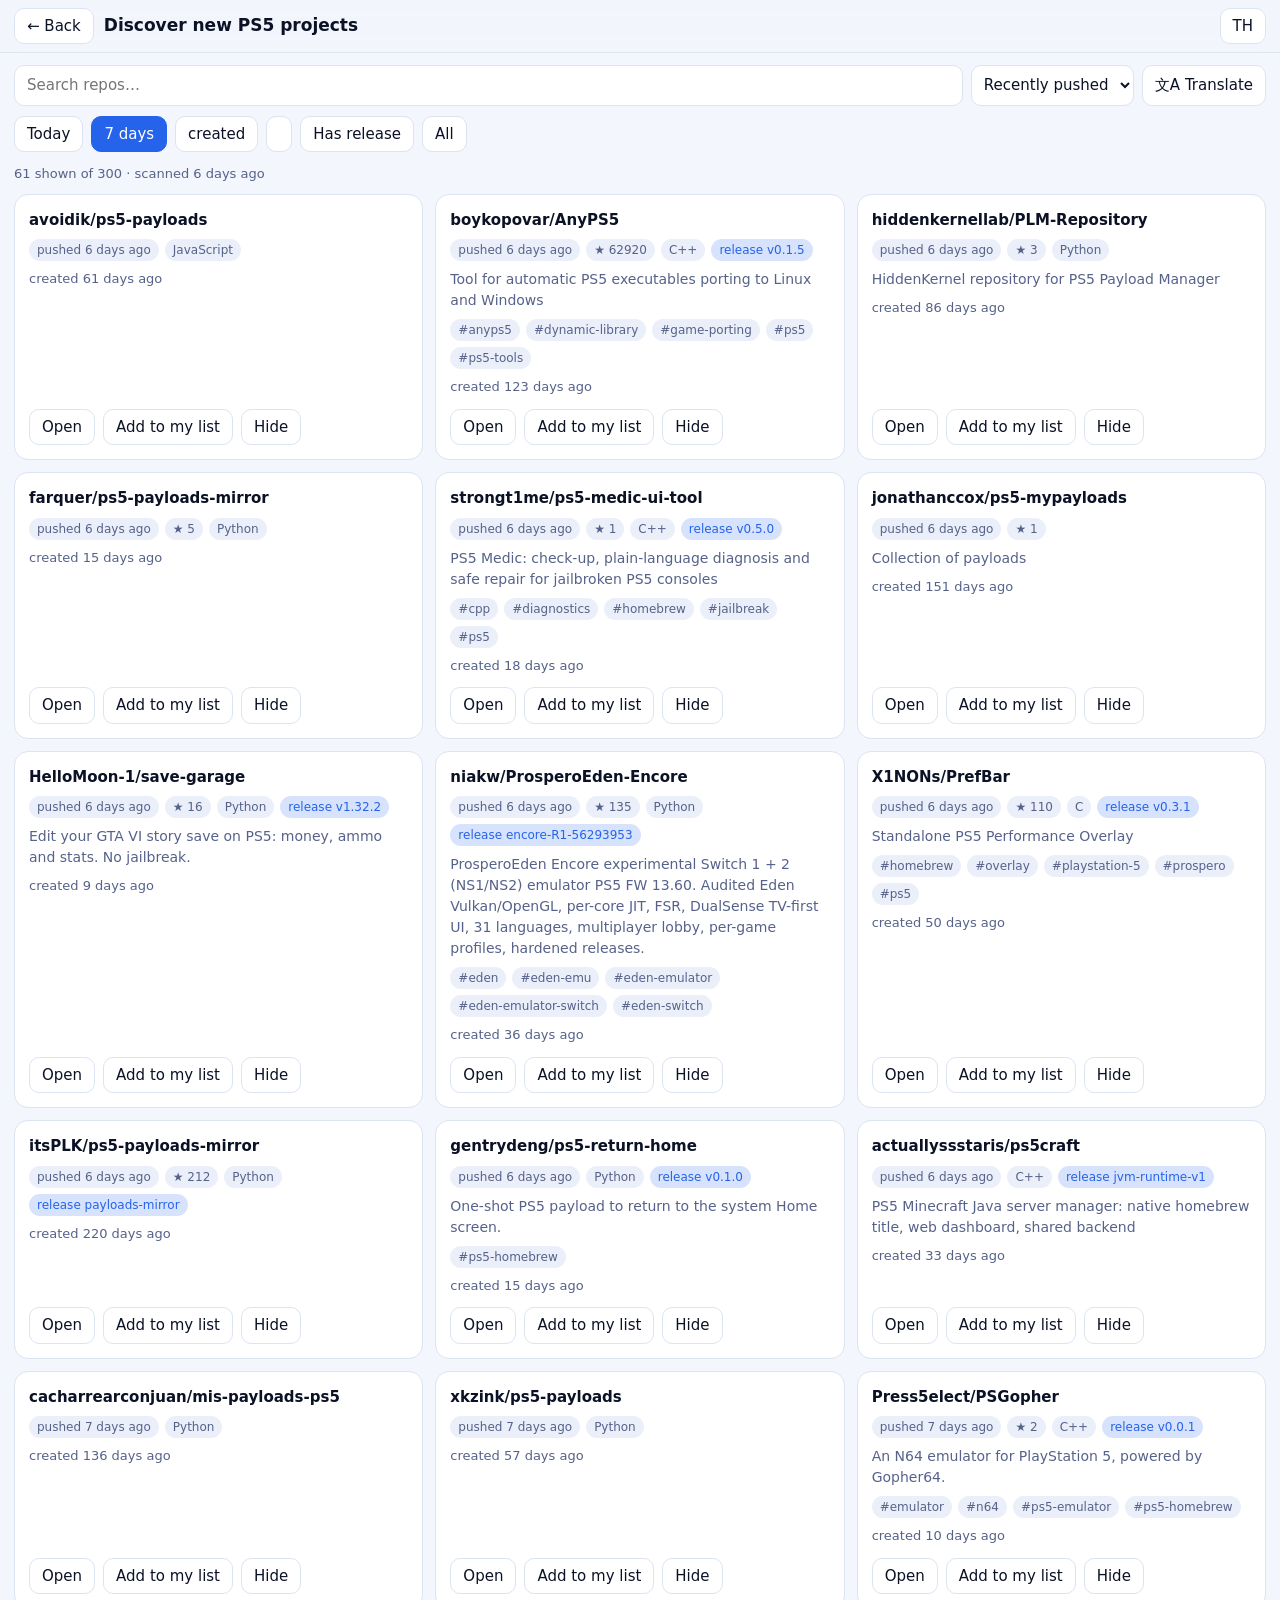
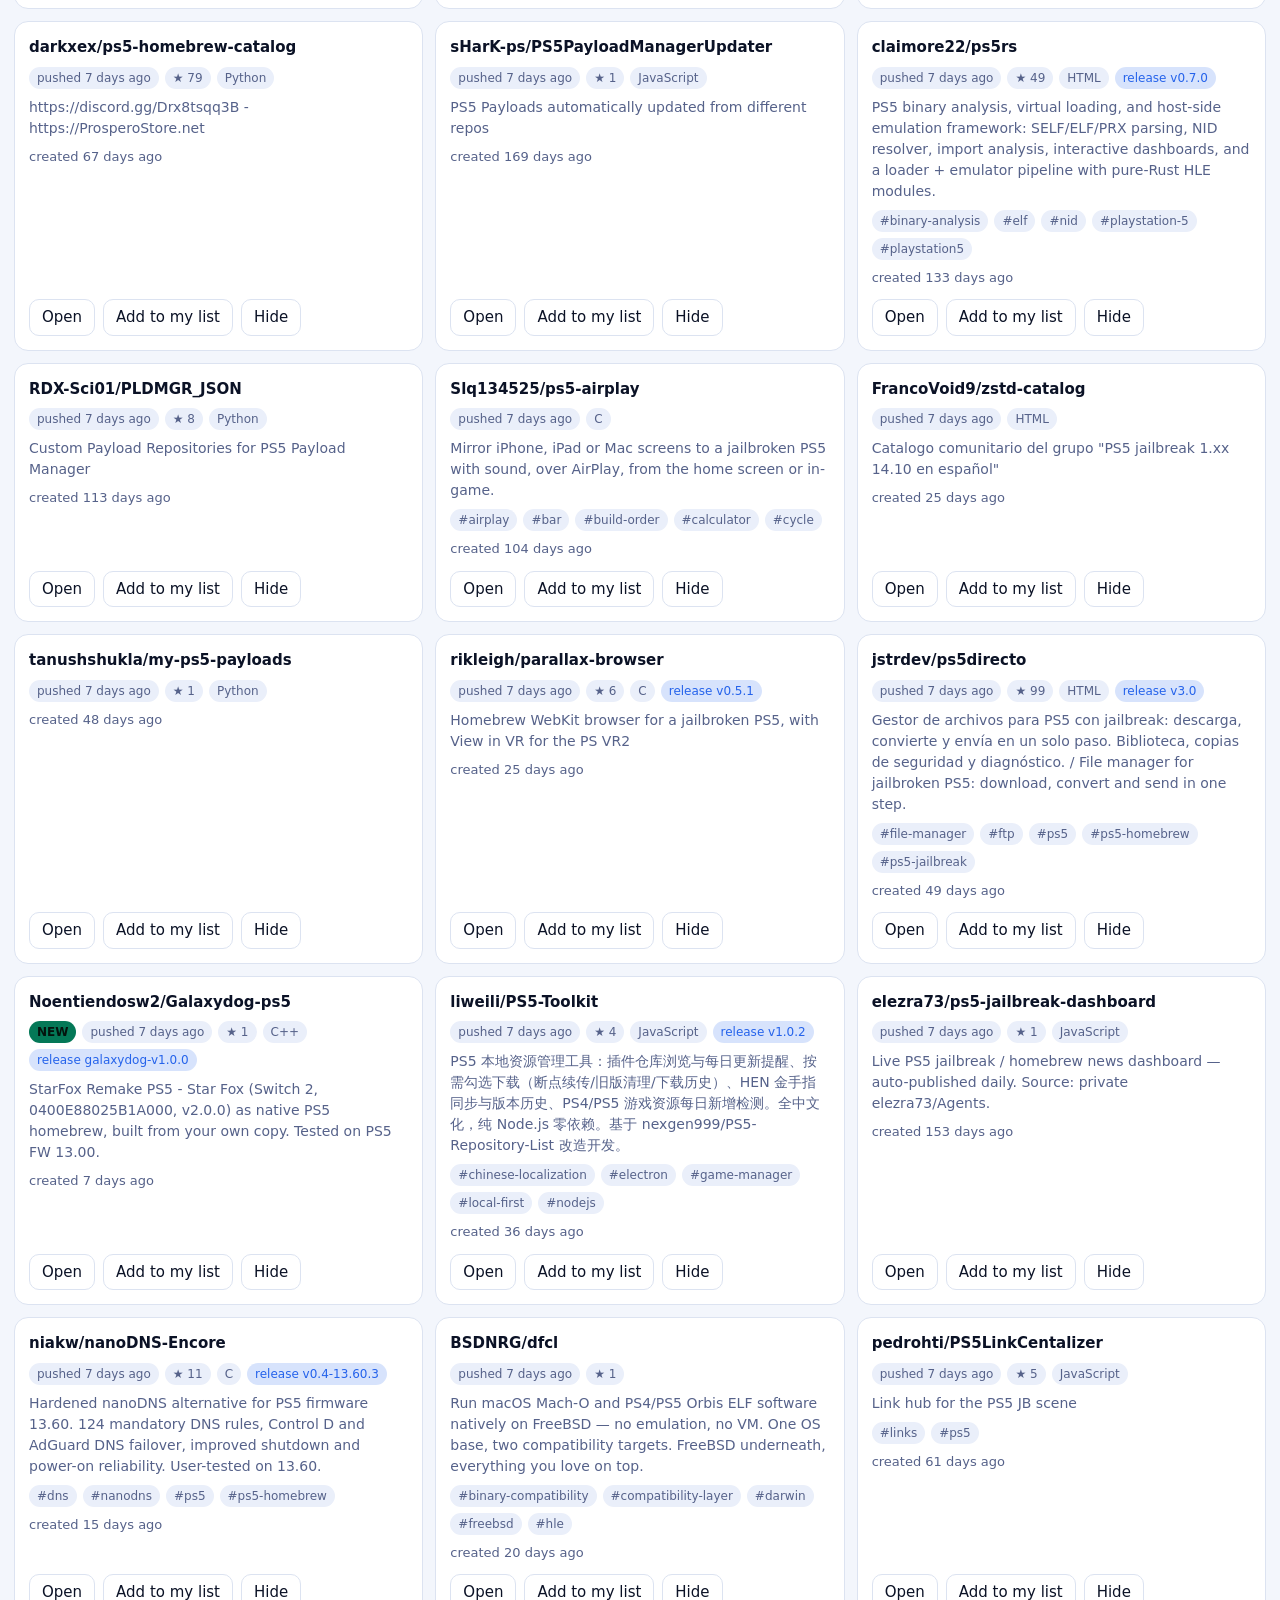
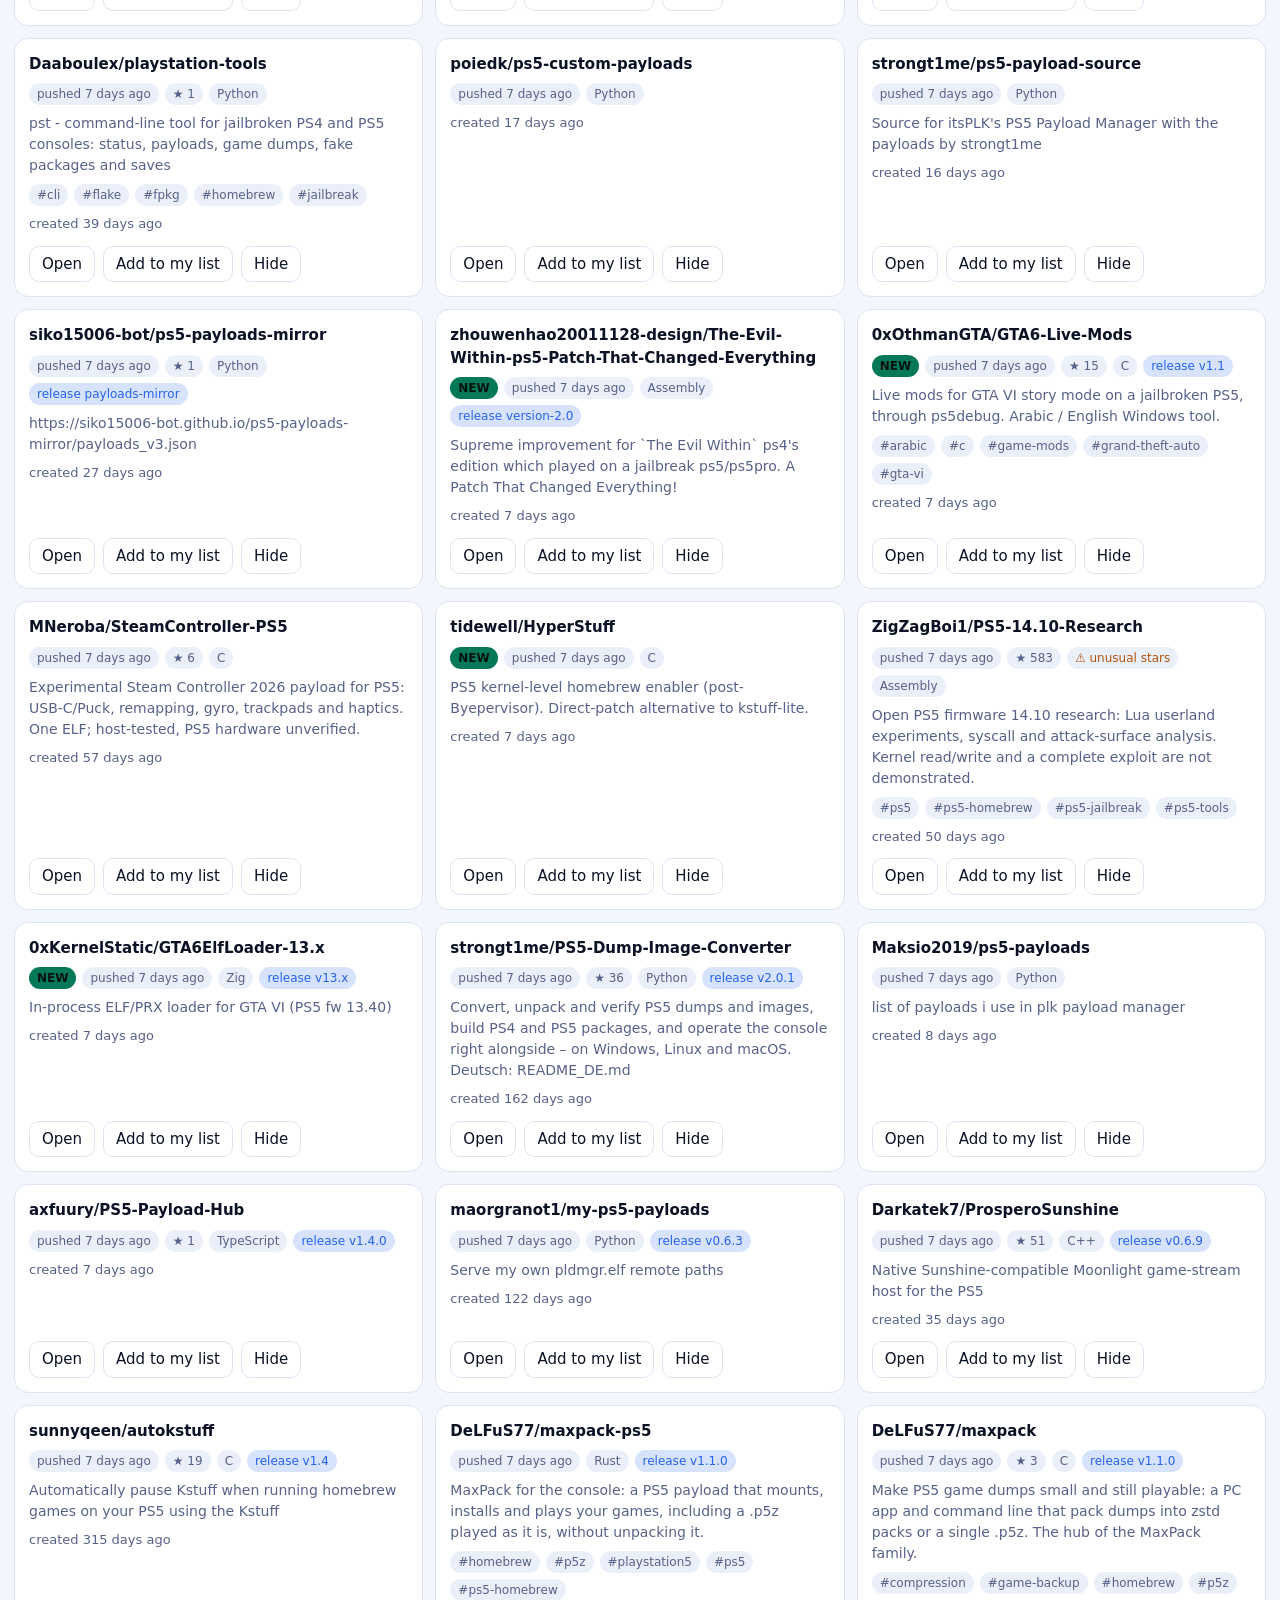
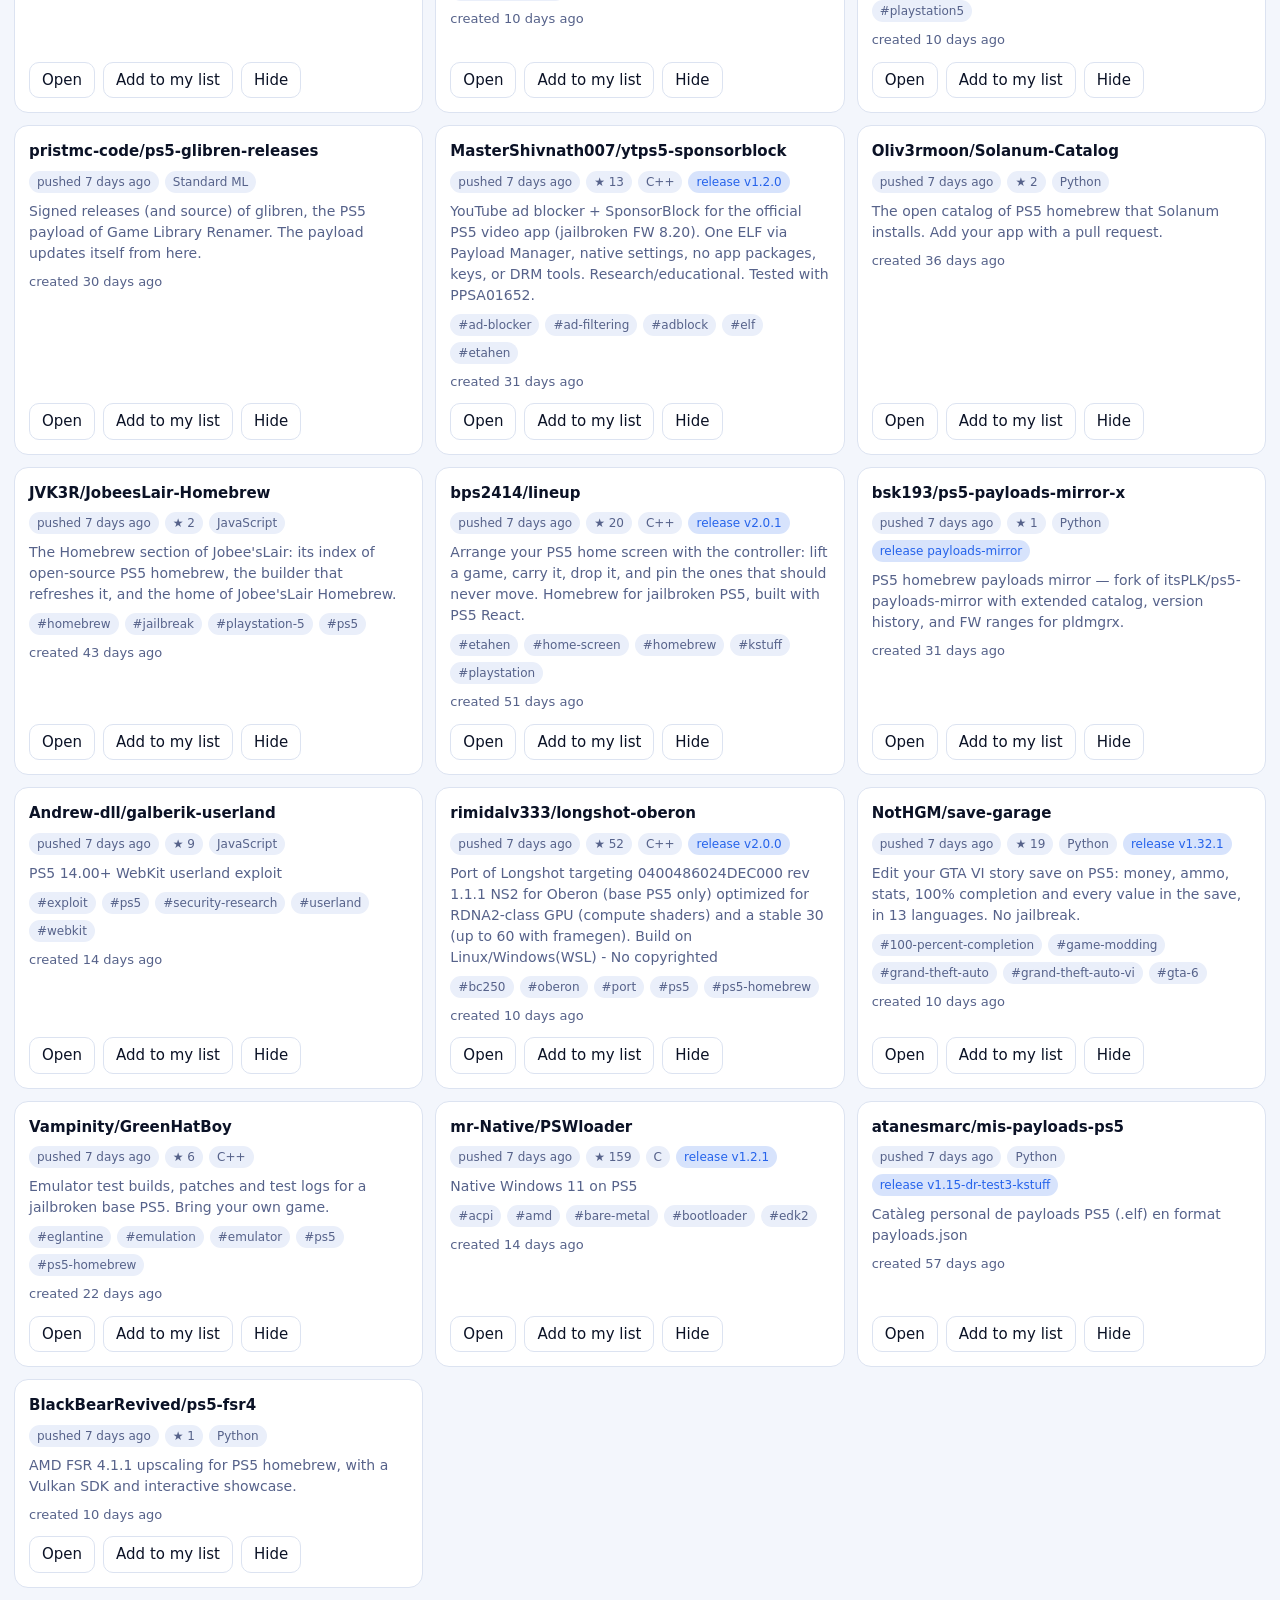
<file: discover.html>
<!doctype html>
<html lang="en">
<head>
<meta charset="utf-8">
<meta name="viewport" content="width=device-width, initial-scale=1, viewport-fit=cover">
<title>PS5 Links · Discover</title>
<link rel="stylesheet" href="style.css">
<style>
  .d-top { position:sticky; top:0; z-index:5; background:var(--bar); backdrop-filter:blur(10px); border-bottom:1px solid var(--line); padding-top:env(safe-area-inset-top); }
  .d-top .wrap { display:flex; align-items:center; gap:10px; height:52px; }
  .d-top h1 { font-size:17px; margin:0; flex:1; white-space:nowrap; overflow:hidden; text-overflow:ellipsis; }
  .d-btn { border:1px solid var(--line); background:var(--card); border-radius:10px; padding:6px 12px; cursor:pointer; min-height:36px; display:inline-flex; align-items:center; gap:6px; }
  .d-btn:hover { border-color:var(--accent); }
  .d-btn.on { background:var(--accent); border-color:var(--accent); color:#fff; }
  .d-tools { display:flex; flex-wrap:wrap; gap:8px; padding:12px 0 4px; }
  .d-tools input[type=search] { flex:1 1 220px; min-width:0; border:1px solid var(--line); background:var(--card); border-radius:10px; padding:8px 12px; }
  .d-tools select { border:1px solid var(--line); background:var(--card); border-radius:10px; padding:8px; }
  .d-chips { display:flex; flex-wrap:wrap; gap:8px; padding:6px 0 10px; }
  .d-meta { color:var(--muted); font-size:13px; padding:2px 0 10px; }
  .d-grid { display:grid; gap:12px; grid-template-columns:repeat(auto-fill, minmax(min(100%, 340px), 1fr)); padding-bottom:calc(30px + env(safe-area-inset-bottom)); }
  .d-card { background:var(--card); border:1px solid var(--line); border-radius:14px; padding:14px; display:flex; flex-direction:column; gap:8px; min-width:0; }
  .d-card h2 { font-size:15px; margin:0; overflow-wrap:anywhere; }
  .d-card h2 a:hover { color:var(--accent); }
  .d-desc { color:var(--muted); font-size:14px; margin:0; overflow-wrap:anywhere; }
  .d-row { display:flex; flex-wrap:wrap; gap:6px; align-items:center; }
  .d-tag { font-size:12px; padding:2px 8px; border-radius:99px; background:var(--raised); color:var(--muted); }
  .d-new { background:var(--stable); color:#04130d; font-weight:700; }
  .d-rel { background:color-mix(in srgb, var(--accent) 18%, transparent); color:var(--accent); }
  .d-acts { display:flex; flex-wrap:wrap; gap:8px; margin-top:auto; padding-top:4px; }
  .d-empty { color:var(--muted); text-align:center; padding:40px 10px; }
</style>
</head>
<body>
<header class="d-top"><div class="wrap">
  <a class="d-btn" href="./" id="back">←</a>
  <h1 id="title"></h1>
  <button class="d-btn" id="lang" type="button"></button>
</div></header>
<main class="wrap">
  <div class="d-tools">
    <input id="q" type="search" autocomplete="off">
    <select id="sort"></select>
    <button class="d-btn" id="tr" type="button"></button>
  </div>
  <div class="d-chips" id="chips"></div>
  <div class="d-meta" id="meta"></div>
  <div class="d-grid" id="grid"></div>
  <div class="d-empty" id="empty" hidden></div>
</main>
<script>
"use strict";
const SITE_DEFAULT = { owner: "zazha093", repo: "PS5LinkCentalizer" };
const T = {
  en: { title: "Discover new PS5 projects", search: "Search repos…", back: "Back",
    day: "Today", week: "7 days", created: "Newly created", rel: "Has release", all: "All",
    sRecent: "Recently pushed", sStars: "Most stars", sNew: "Newest repos", sCreated: "Newly created",
    meta: "{n} shown of {t} · scanned {w}", noData: "No data yet. Run the “Discover new PS5 projects” workflow once (Actions tab) and refresh.",
    none: "Nothing matches this filter.", loadFail: "Could not load discover.json.",
    newB: "NEW", warn: "⚠ unusual stars", open: "Open", translate: "Translate", trOrig: "Show original", trTip: "Sends the descriptions to Google Translate", trFail: "Translation failed, try again later", add: "Add to my list", hide: "Hide", pushed: "pushed", created: "created", release: "release", unhide: "Show hidden ({n})" },
  th: { title: "ค้นหาโปรเจค PS5 ใหม่ๆ", search: "ค้นหา repo…", back: "กลับ",
    day: "วันนี้", week: "7 วัน", created: "สร้างใหม่", rel: "มี release", all: "ทั้งหมด",
    sRecent: "อัปเดตล่าสุด", sStars: "ดาวเยอะสุด", sNew: "repo ใหม่สุด", sCreated: "สร้างใหม่",
    meta: "แสดง {n} จาก {t} · สแกนเมื่อ {w}", noData: "ยังไม่มีข้อมูล ให้ไปรัน workflow “Discover new PS5 projects” 1 ครั้ง (แท็บ Actions) แล้วรีเฟรช",
    none: "ไม่มีรายการที่ตรงกับตัวกรองนี้", loadFail: "โหลด discover.json ไม่ได้",
    newB: "ใหม่", warn: "⚠ ดาวผิดปกติ", open: "เปิด", translate: "แปลภาษา", trOrig: "ดูต้นฉบับ", trTip: "ข้อความคำอธิบายจะถูกส่งไป Google Translate", trFail: "แปลไม่สำเร็จ ลองใหม่ภายหลัง", add: "เพิ่มเข้ารายการ", hide: "ซ่อน", pushed: "อัปเดต", created: "สร้างเมื่อ", release: "release", unhide: "แสดงที่ซ่อน ({n})" },
};
const ls = k => { try { const v = localStorage.getItem("ps5l." + k); return v == null ? null : JSON.parse(v); } catch { return null; } };
const lsSet = (k, v) => { try { localStorage.setItem("ps5l." + k, JSON.stringify(v)); } catch {} };

let lang = ["th", "en"].includes(ls("lang")) ? ls("lang") : (navigator.language || "").toLowerCase().startsWith("th") ? "th" : "en";
const th = ls("theme"); if (th === "light" || th === "dark") document.documentElement.dataset.theme = th;
const t = k => T[lang][k];

let trOn = false; const trMap = new Map();
const trKey = d => lang + "|" + d;
async function trFetch(text) {
  const r = await fetch(`https://translate.googleapis.com/translate_a/single?client=gtx&sl=auto&tl=${lang}&dt=t&q=${encodeURIComponent(text)}`);
  if (!r.ok) throw new Error(r.status);
  const out = ((await r.json())[0] || []).map(x => x[0] || "").join("");
  if (!out) throw new Error("empty");
  return out;
}
async function ensureTr(list) {
  const todo = list.filter(i => i.description && !trMap.has(trKey(i.description)));
  if (!todo.length) return;
  let k = 0, failed = false;
  const worker = async () => { while (k < todo.length) { const it = todo[k++]; try { trMap.set(trKey(it.description), await trFetch(it.description)); } catch { failed = true; } } };
  await Promise.all(Array.from({ length: 6 }, worker));
  render(true);
  if (failed) $("meta").textContent += " · " + t("trFail");
}
let data = null, filter = "day", sort = "recent", query = "", showHidden = false;
let hidden = new Set(Array.isArray(ls("discHidden")) ? ls("discHidden") : []);
const $ = id => document.getElementById(id);
const DAY = 864e5;
const age = iso => Date.now() - Date.parse(iso);
const REPO_OK = /^[\w.-]+\/[\w.-]+$/;

function h(tag, cls, text) { const e = document.createElement(tag); if (cls) e.className = cls; if (text != null) e.textContent = text; return e; }
function rel(iso) {
  const ms = Date.parse(iso) - Date.now(), f = new Intl.RelativeTimeFormat(lang, { numeric: "auto" });
  const m = Math.round(ms / 6e4);
  if (Math.abs(m) < 60) return f.format(m, "minute");
  if (Math.abs(m) < 1440) return f.format(Math.round(m / 60), "hour");
  return f.format(Math.round(m / 1440), "day");
}
function siteRepo() {
  const host = location.hostname, seg = location.pathname.split("/")[1];
  if (host.endsWith(".github.io") && seg) return { owner: host.split(".")[0], repo: seg };
  return SITE_DEFAULT;
}
function addUrl(it) {
  const s = siteRepo();
  const cat = (it.release?.assets || []).some(n => /\.elf$/i.test(n)) ? "Payload" : "Homebrew";
  const q = new URLSearchParams({ title: "Add project: " + it.repo, body: `repo: ${it.repo}\ncategory: ${cat}` });
  return `https://github.com/${s.owner}/${s.repo}/issues/new?${q}`;
}
const isFresh = it => age(it.created) <= 7 * DAY;
const inFilter = it => {
  if (filter === "day") return age(it.pushed) <= DAY || age(it.first_seen) <= DAY;
  if (filter === "week") return age(it.pushed) <= 7 * DAY;
  if (filter === "created") return isFresh(it);
  if (filter === "updated") return age(it.pushed) <= 7 * DAY && age(it.created) > 7 * DAY;
  if (filter === "rel") return !!it.release;
  return true;
};

function render(noTr) {
  document.documentElement.lang = lang;
  $("title").textContent = t("title"); $("q").placeholder = t("search"); $("back").textContent = "← " + t("back");
  $("lang").textContent = lang === "th" ? "EN" : "TH";
  $("tr").textContent = "文A " + t(trOn ? "trOrig" : "translate"); $("tr").title = t("trTip"); $("tr").classList.toggle("on", trOn);
  const sel = $("sort"); sel.textContent = "";
  for (const [v, k] of [["recent", "sRecent"], ["stars", "sStars"], ["new", "sNew"], ["created", "sCreated"]]) { const o = h("option", "", t(k)); o.value = v; sel.append(o); }
  sel.value = sort;
  const chips = $("chips"); chips.textContent = "";
  for (const f of ["day", "week", "created", "updated", "rel", "all"]) {
    const b = h("button", "d-btn" + (f === filter ? " on" : ""), t(f)); b.type = "button";
    b.onclick = () => { filter = f; render(); }; chips.append(b);
  }
  if (hidden.size) { const b = h("button", "d-btn" + (showHidden ? " on" : ""), t("unhide").replace("{n}", hidden.size)); b.type = "button"; b.onclick = () => { showHidden = !showHidden; render(); }; chips.append(b); }

  const grid = $("grid"), empty = $("empty"); grid.textContent = ""; empty.hidden = true;
  if (!data) return;
  if (!data.items.length) { empty.textContent = t("noData"); empty.hidden = false; $("meta").textContent = ""; return; }
  const q = query.trim().toLowerCase();
  let list = data.items.filter(it => REPO_OK.test(it.repo) && inFilter(it) && (showHidden || !hidden.has(it.repo)) &&
    (!q || `${it.repo} ${it.description} ${it.topics.join(" ")} ${it.language}`.toLowerCase().includes(q)) &&
    (sort !== "created" || isFresh(it)));
  list.sort(sort === "stars" ? (a, b) => b.stars - a.stars : sort === "created" ? (a, b) => b.created.localeCompare(a.created) : sort === "new" ? (a, b) => b.created.localeCompare(a.created) : (a, b) => b.pushed.localeCompare(a.pushed));
  $("meta").textContent = t("meta").replace("{n}", list.length).replace("{t}", data.items.length).replace("{w}", data.updated ? rel(data.updated) : "—");
  if (!list.length) { empty.textContent = t("none"); empty.hidden = false; return; }

  for (const it of list) {
    const c = h("article", "d-card"), url = "https://github.com/" + it.repo;
    const title = h("h2"); const a = h("a", "", it.repo); a.href = url; a.target = "_blank"; a.rel = "noopener noreferrer"; title.append(a);
    const badges = h("div", "d-row");
    if (isFresh(it)) badges.append(h("span", "d-tag d-new", t("newB")));
    badges.append(h("span", "d-tag", `${t("pushed")} ${rel(it.pushed)}`));
    if (it.stars) badges.append(h("span", "d-tag", "★ " + it.stars));
    if (it.warn) { const w = h("span", "d-tag", t("warn")); w.style.color = "var(--beta)"; badges.append(w); }
    if (it.language) badges.append(h("span", "d-tag", it.language));
    if (it.release?.tag) badges.append(h("span", "d-tag d-rel", `${t("release")} ${it.release.tag}`));
    const acts = h("div", "d-acts");
    const open = h("a", "d-btn", t("open")); open.href = url; open.target = "_blank"; open.rel = "noopener noreferrer";
    const add = h("a", "d-btn", t("add")); add.href = addUrl(it); add.target = "_blank"; add.rel = "noopener noreferrer";
    const hide = h("button", "d-btn", hidden.has(it.repo) ? "↺" : t("hide")); hide.type = "button";
    hide.onclick = () => { hidden.has(it.repo) ? hidden.delete(it.repo) : hidden.add(it.repo); lsSet("discHidden", [...hidden]); render(); };
    acts.append(open, add, hide);
    c.append(title, badges);
    if (it.description) c.append(h("p", "d-desc", (trOn && trMap.get(trKey(it.description))) || it.description));
    if (it.topics?.length) { const tr = h("div", "d-row"); it.topics.slice(0, 5).forEach(x => tr.append(h("span", "d-tag", "#" + x))); c.append(tr); }
    const rd = h("div", "d-meta", `${t("created")} ${rel(it.created)}`); rd.style.padding = "0"; c.append(rd, acts);
    grid.append(c);
  }
  if (trOn && !noTr) ensureTr(list);
}

$("q").addEventListener("input", e => { query = e.target.value; render(); });
$("tr").addEventListener("click", () => { trOn = !trOn; render(); });
$("sort").addEventListener("change", e => { sort = e.target.value; render(); });
$("lang").addEventListener("click", () => { lang = lang === "th" ? "en" : "th"; lsSet("lang", lang); render(); });
render();
fetch("discover.json", { cache: "no-cache" }).then(r => { if (!r.ok) throw 0; return r.json(); }).then(j => {
  data = { updated: j.updated, items: Array.isArray(j.items) ? j.items.filter(i => i && typeof i.repo === "string") : [] };
  if (!data.items.some(i => inFilter(i))) filter = "week";
  if (!data.items.some(i => inFilter(i))) filter = "all";
  render();
}).catch(() => { $("empty").textContent = t("loadFail"); $("empty").hidden = false; });
</script>
</body>
</html>
</file>
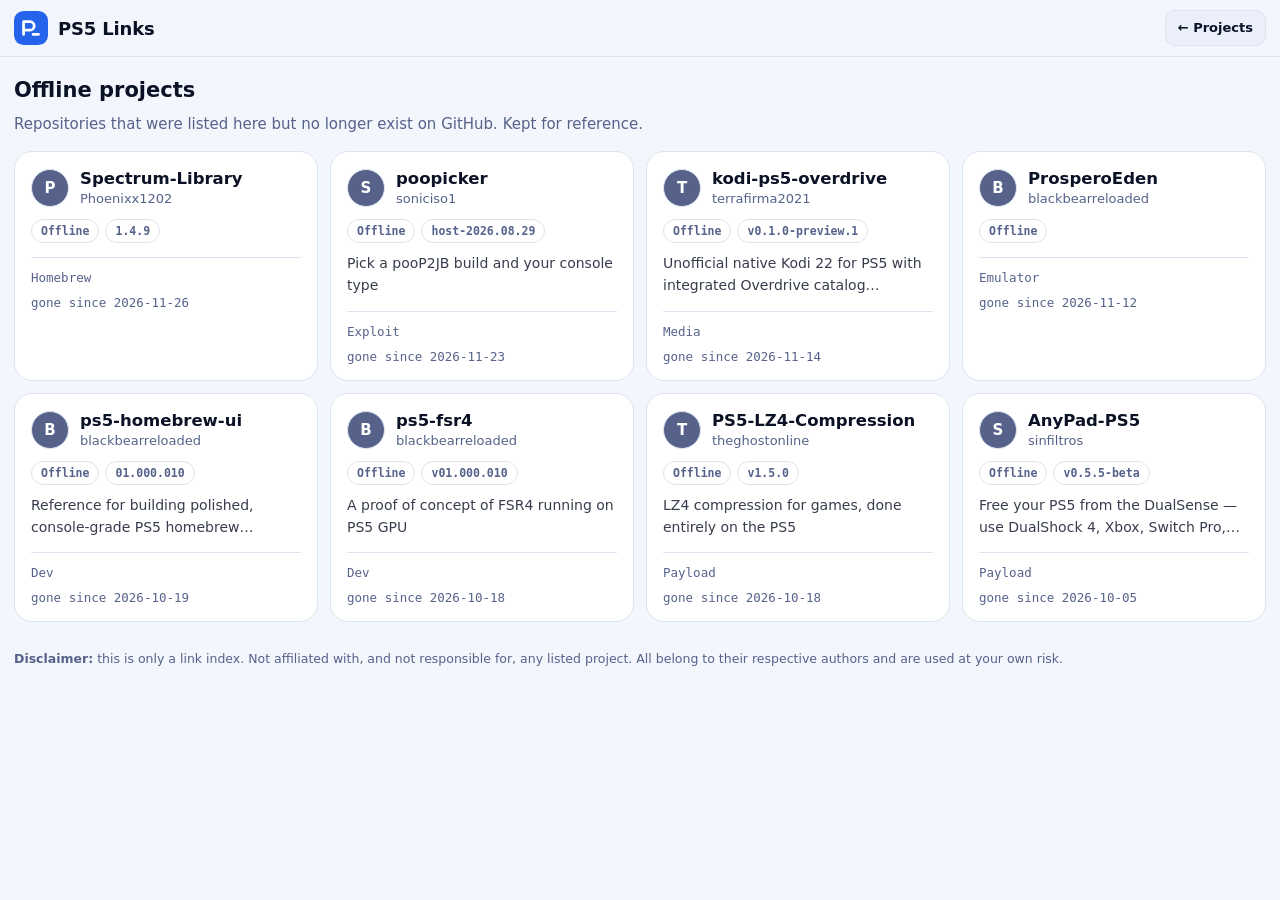
<file: offline.html>
<!doctype html>
<html lang="en">
<head>
<meta charset="utf-8">
<meta name="viewport" content="width=device-width, initial-scale=1, viewport-fit=cover">
<meta name="theme-color" content="#050a18" media="(prefers-color-scheme: dark)">
<meta name="theme-color" content="#f3f6fc" media="(prefers-color-scheme: light)">
<title>PS5 Links · Offline</title>
<script>try{const t=JSON.parse(localStorage.getItem("ps5l.theme"));if(t==="dark"||t==="light")document.documentElement.dataset.theme=t}catch{}</script>
<link rel="manifest" href="manifest.webmanifest">
<link rel="icon" href="data:image/svg+xml,%3Csvg xmlns='http://www.w3.org/2000/svg' viewBox='0 0 32 32'%3E%3Crect width='32' height='32' rx='8' fill='%234f8dff'/%3E%3Cpath d='M9 22V10h6a4 4 0 0 1 0 8h-6M18 22h5' stroke='%23fff' stroke-width='2.6' fill='none' stroke-linecap='round' stroke-linejoin='round'/%3E%3C/svg%3E">
<link rel="apple-touch-icon" href="data:image/svg+xml,%3Csvg xmlns='http://www.w3.org/2000/svg' viewBox='0 0 32 32'%3E%3Crect width='32' height='32' rx='8' fill='%234f8dff'/%3E%3Cpath d='M9 22V10h6a4 4 0 0 1 0 8h-6M18 22h5' stroke='%23fff' stroke-width='2.6' fill='none' stroke-linecap='round' stroke-linejoin='round'/%3E%3C/svg%3E">
<link rel="stylesheet" href="style.css?v=11">
<base target="_blank">
</head>
<body>
<header class="top">
  <div class="wrap topbar">
    <a class="brand" href="./" target="_self" aria-label="PS5 Links home">
      <svg class="logo" viewBox="0 0 32 32" aria-hidden="true"><rect width="32" height="32" rx="9" fill="var(--accent)" stroke="none"/><path d="M9 22V10h6a4 4 0 0 1 0 8H9M18 22h5" stroke="#fff" stroke-width="2.6"/></svg>
      <span class="brand-name">PS5 Links</span>
    </a>
    <span style="flex:1"></span>
    <a class="btn small" href="./" target="_self" id="back">← Projects</a>
  </div>
</header>

<main class="wrap" style="padding-top:18px">
  <h1 class="title" id="h" style="display:block">Offline projects</h1>
  <p id="p" style="color:var(--muted);margin:6px 0 16px">Repositories that were listed here but no longer exist on GitHub. Kept for reference.</p>
  <section id="rows" class="cards grid"><div class="card skel"></div></section>
  <footer>
    <p id="d"><strong>Disclaimer:</strong> this is only a link index. Not affiliated with, and not responsible for, any listed project. All belong to their respective authors and are used at your own risk.</p>
  </footer>
</main>

<nav class="tabs" aria-label="Sections"><div class="wrap">
  <a class="tab" href="./" target="_self"><svg viewBox="0 0 24 24"><rect x="3" y="3" width="7" height="7" rx="2"/><rect x="14" y="3" width="7" height="7" rx="2"/><rect x="3" y="14" width="7" height="7" rx="2"/><rect x="14" y="14" width="7" height="7" rx="2"/></svg><span class="l">Projects</span></a>
  <a class="tab" href="./#pinned" target="_self"><svg viewBox="0 0 24 24"><path d="m12 3 2.7 5.6 6.1.9-4.4 4.3 1 6.1L12 17l-5.4 2.9 1-6.1L3.2 9.5l6.1-.9z"/></svg><span class="l">Pinned</span></a>
  <a class="tab" href="./#latest" target="_self"><svg viewBox="0 0 24 24"><circle cx="12" cy="12" r="9"/><path d="M12 7v5l3 2"/></svg><span class="l">Latest</span></a>
  <a class="tab" href="./#watch" target="_self"><svg viewBox="0 0 24 24"><path d="M6 8a6 6 0 1 1 12 0c0 7 3 9 3 9H3s3-2 3-9M10.3 21a1.9 1.9 0 0 0 3.4 0"/></svg><span class="l">Watching</span></a>
  <a class="tab" href="offline.html" aria-current="page" target="_self"><svg viewBox="0 0 24 24"><path d="M3 7h18v4H3zM5 11v9h14v-9M10 15h4"/></svg><span class="l">Offline</span></a>
</div></nav>

<script>
"use strict";
const esc = s => String(s ?? "").replace(/[&<>"']/g, c => `&#${c.charCodeAt(0)};`);
// Use the same language the main page saved
let lang = "en"; try { lang = JSON.parse(localStorage.getItem("ps5l.lang")) || ((navigator.language || "").startsWith("th") ? "th" : "en"); } catch {}
const TH = lang === "th";
if (TH) {
  document.documentElement.lang = "th";
  document.getElementById("h").textContent = "โปรเจกต์ที่ออฟไลน์";
  document.getElementById("p").textContent = "Repository ที่เคยอยู่ในรายการแต่ไม่มีบน GitHub แล้ว เก็บไว้เพื่ออ้างอิง";
  document.getElementById("d").innerHTML = "<strong>ข้อจำกัดความรับผิดชอบ:</strong> เว็บนี้เป็นเพียงดัชนีลิงก์ ไม่มีส่วนเกี่ยวข้องและไม่รับผิดชอบต่อโปรเจกต์ใดที่แสดงไว้ ใช้งานด้วยความเสี่ยงของคุณเอง";
  document.getElementById("back").textContent = "← โปรเจกต์";
  ["โปรเจกต์", "ปักหมุด", "ล่าสุด", "ติดตาม", "ออฟไลน์"].forEach((l, i) => (document.querySelectorAll(".tab .l")[i].textContent = l));
}
fetch("offline.json", { cache: "no-cache" }).then(r => r.json()).then(list => {
  list.sort((a, b) => String(b.offlineSince).localeCompare(String(a.offlineSince)));
  document.getElementById("rows").innerHTML = list.map(p => `<article class="card">
    <div class="head"><div class="id"><span class="av ph" style="--cc:var(--muted)">${esc((p.repo || "?")[0].toUpperCase())}</span>
      <div class="id-t"><span class="name">${esc(p.name)}</span><span class="author">${esc((p.repo || "").split("/")[0])}</span></div></div></div>
    <div class="badges"><span class="badge old">Offline</span>${p.lastVersion ? `<span class="badge old">${esc(p.lastVersion)}</span>` : ""}</div>
    ${p.description ? `<p class="desc">${esc(p.description)}</p>` : ""}
    <div class="foot"><span class="stat">${esc(p.category || "Other")}</span><span class="stat">${TH ? "หายไปตั้งแต่" : "gone since"} ${esc(p.offlineSince)}</span></div>
  </article>`).join("") || `<div class="empty">${TH ? "ไม่มีโปรเจกต์ออฟไลน์" : "No offline projects."}</div>`;
}).catch(() => (document.getElementById("rows").innerHTML = `<div class="empty">Could not load offline.json.</div>`));
</script>
</body>
</html>
</file>
<file: style.css>
/* =========================================================
   PS5 Links — style.css (v4)
   Same colour tokens as v3; adds sidebar, stats, grid/list/table
   views, release badges, markdown reader and settings.
   ========================================================= */

/* ---------- Theme tokens ---------- */
:root {
  color-scheme: dark;
  --bg:#050a18; --bar:rgba(5,10,24,.88); --card:#0d1426; --raised:#16203a; --line:#1c2744;
  --ink:#eef2ff; --muted:#8793b5; --accent:#4f8dff; --stable:#34d399; --beta:#fbbf24; --star:#f5b301; --danger:#ff6b6b;
  --glow: 0 0 0 1px color-mix(in srgb, var(--accent) 35%, transparent), 0 10px 30px -12px color-mix(in srgb, var(--accent) 45%, transparent);
}
:root[data-theme=light] {
  color-scheme:light; --bg:#f3f6fc; --bar:rgba(243,246,252,.9); --card:#fff; --raised:#eaeffa; --line:#dce3f1;
  --ink:#0b1226; --muted:#56628a; --accent:#2563eb; --stable:#047857; --beta:#b45309; --star:#b45309; --danger:#c62828;
}
@media (prefers-color-scheme: light) {
  :root:not([data-theme=dark]) {
    color-scheme:light; --bg:#f3f6fc; --bar:rgba(243,246,252,.9); --card:#fff; --raised:#eaeffa; --line:#dce3f1;
    --ink:#0b1226; --muted:#56628a; --accent:#2563eb; --stable:#047857; --beta:#b45309; --star:#b45309; --danger:#c62828;
  }
}

/* ---------- Base ---------- */
* { box-sizing:border-box; }
html { -webkit-text-size-adjust:100%; -webkit-tap-highlight-color:transparent; }
body {
  margin:0; background:var(--bg); color:var(--ink);
  font:15px/1.5 system-ui, -apple-system, "Segoe UI", "Noto Sans Thai", sans-serif;
}
a { color:inherit; text-decoration:none; }
button, select, input { font:inherit; color:inherit; }
:focus-visible { outline:2px solid var(--accent); outline-offset:2px; }
svg { width:1em; height:1em; fill:none; stroke:currentColor; stroke-width:2; stroke-linecap:round; stroke-linejoin:round; flex:none; }
[hidden] { display:none !important; }
.sr { position:absolute; width:1px; height:1px; overflow:hidden; clip:rect(0 0 0 0); }
.wrap { max-width:1280px; margin:0 auto; padding:0 max(14px, env(safe-area-inset-right)) 0 max(14px, env(safe-area-inset-left)); }
.mono { font-family:ui-monospace, "SF Mono", Menlo, monospace; }

/* ---------- Buttons ---------- */
.ibtn { position:relative; display:grid; place-items:center; width:44px; height:44px; font-size:20px; background:var(--card); border:1px solid var(--line); border-radius:12px; cursor:pointer; transition:border-color .15s, background .15s; }
.ibtn:hover { border-color:color-mix(in srgb, var(--accent) 50%, var(--line)); }
.ibtn.small { height:36px; width:36px; font-size:17px; border-radius:10px; }
.btn { display:inline-flex; align-items:center; justify-content:center; gap:8px; height:46px; padding:0 16px; font-size:15px; font-weight:600; background:var(--raised); border:1px solid var(--line); border-radius:12px; cursor:pointer; }
.btn.primary { color:#fff; background:var(--accent); border-color:transparent; }
.btn.primary:hover { filter:brightness(1.08); }
.btn.small { height:36px; padding:0 12px; font-size:13px; border-radius:10px; }
.btn.danger { color:var(--danger); background:none; border-color:color-mix(in srgb, var(--danger) 40%, transparent); }
.btn:disabled { opacity:.6; cursor:wait; }

/* ---------- Top bar ---------- */
.top { position:sticky; top:0; z-index:10; background:var(--bar); backdrop-filter:blur(14px); -webkit-backdrop-filter:blur(14px); border-bottom:1px solid var(--line); padding-top:env(safe-area-inset-top); }
.topbar { display:flex; align-items:center; gap:10px; padding-top:10px; padding-bottom:10px; }
.brand { display:flex; align-items:center; gap:10px; flex:none; font-weight:800; font-size:18px; letter-spacing:-.01em; }
.logo { width:34px; height:34px; }
.search { position:relative; flex:1; min-width:0; }
.search > svg { position:absolute; left:13px; top:13px; font-size:18px; color:var(--muted); }
.search input { width:100%; height:44px; padding:0 40px 0 40px; font-size:16px; background:var(--card); border:1px solid var(--line); border-radius:12px; -webkit-appearance:none; appearance:none; }
.search input:focus { outline:none; border-color:var(--accent); box-shadow:var(--glow); }
.search input::placeholder { color:var(--muted); }
.kbd { position:absolute; right:10px; top:11px; padding:1px 7px; font:600 12px ui-monospace, monospace; color:var(--muted); border:1px solid var(--line); border-radius:6px; }
.top-acts { display:flex; gap:8px; flex:none; }
.dot-count { position:absolute; top:-5px; right:-5px; min-width:19px; height:19px; padding:0 5px; display:grid; place-items:center; font-size:11px; font-weight:800; color:#1a1200; background:var(--beta); border-radius:10px; }
.dot-count[hidden] { display:none; }
.add-btn { height:44px; }

/* Phones: hide brand text + add-label to save room */
@media (max-width:640px) {
  .brand-name, .add-btn span, .kbd, #theme, #bell { display:none; }
  .add-btn { width:44px; padding:0; }
  .top-acts { gap:6px; }
}

/* ---------- Category chips (mobile) ---------- */
.chips { display:flex; gap:8px; overflow-x:auto; padding-bottom:10px; scrollbar-width:none; -webkit-overflow-scrolling:touch; }
.chips::-webkit-scrollbar { display:none; }
.chip { flex:none; display:inline-flex; align-items:center; gap:7px; height:34px; padding:0 13px; font-size:13.5px; font-weight:600; white-space:nowrap; background:var(--card); border:1px solid var(--line); border-radius:999px; cursor:pointer; }
.chip::before { content:""; width:8px; height:8px; border-radius:50%; background:var(--cc); }
.chip span { color:var(--muted); font-size:12px; font-weight:700; }
.chip[aria-pressed=true] { border-color:var(--cc); background:color-mix(in srgb, var(--cc) 20%, var(--card)); }

/* ---------- Layout: sidebar + main ---------- */
.layout { display:block; }
.side { display:none; }
main { min-width:0; padding-bottom:calc(92px + env(safe-area-inset-bottom)); }

@media (min-width:1024px) {
  .chips { display:none; }
  .layout { display:grid; grid-template-columns:232px 1fr; gap:28px; }
  .side { display:block; position:sticky; top:65px; align-self:start; max-height:calc(100vh - 65px); overflow-y:auto; padding:20px 4px 24px 0; scrollbar-width:thin; }
  .side-h { margin:0 0 10px 10px; font-size:12px; font-weight:800; letter-spacing:.08em; text-transform:uppercase; color:var(--muted); }
  .side-cats { display:grid; gap:2px; }
  .side-cat { display:flex; align-items:center; gap:10px; width:100%; padding:8px 10px; font-size:14px; font-weight:600; text-align:left; background:none; border:1px solid transparent; border-radius:10px; cursor:pointer; }
  .side-cat::before { content:""; width:8px; height:8px; border-radius:50%; background:var(--cc); flex:none; }
  .side-cat span:first-child { flex:1; overflow:hidden; text-overflow:ellipsis; white-space:nowrap; }
  .side-cat .n { color:var(--muted); font:600 12px ui-monospace, monospace; }
  .side-cat:hover { background:var(--card); }
  .side-cat[aria-pressed=true] { background:color-mix(in srgb, var(--cc) 16%, var(--card)); border-color:color-mix(in srgb, var(--cc) 50%, transparent); }
  .tabs { display:none; }
  main { padding-bottom:40px; }
}

/* ---------- Stats strip ---------- */
.stats { display:grid; grid-template-columns:repeat(var(--n, 4), 1fr); gap:10px; padding-top:16px; }
/* Phones: stats become a swipeable row */
@media (max-width:719px) {
  .stats { display:flex; gap:8px; padding-top:12px; overflow-x:auto; scroll-snap-type:x mandatory; scrollbar-width:none; }
  .stats::-webkit-scrollbar { display:none; }
  .stat-card { flex:0 0 31%; scroll-snap-align:start; padding:9px 11px; border-radius:12px; }
  .stat-card p { font-size:11px; line-height:1.25; min-height:2.5em; }
  .stat-card b { font-size:19px; }
}
.stat-card { padding:14px 16px; background:var(--card); border:1px solid var(--line); border-radius:16px; text-align:left; cursor:pointer; transition:border-color .15s, transform .15s; }
.stat-card:hover { border-color:color-mix(in srgb, var(--sc, var(--accent)) 55%, var(--line)); transform:translateY(-1px); }
.stat-card p { margin:0; font-size:12.5px; color:var(--muted); }
.stat-card b { display:block; margin-top:2px; font:700 24px/1.2 ui-monospace, monospace; color:var(--sc, var(--ink)); }

/* ---------- Toolbar ---------- */
.meta { display:flex; flex-wrap:wrap; align-items:center; justify-content:space-between; gap:10px; padding:18px 0 14px; }
.meta-r { display:flex; align-items:center; gap:8px; }
h1.title { margin:0; font-size:21px; flex:1; }
.meta select { height:38px; padding:0 12px; font-size:14px; font-weight:600; background:var(--card); border:1px solid var(--line); border-radius:10px; }
.seg { display:inline-flex; padding:3px; gap:2px; background:var(--card); border:1px solid var(--line); border-radius:11px; }
.seg button { display:inline-flex; align-items:center; gap:6px; height:30px; padding:0 10px; font-size:13.5px; font-weight:600; color:var(--muted); background:none; border:0; border-radius:8px; cursor:pointer; }
.seg button svg { font-size:16px; }
.seg button[aria-pressed=true] { color:#fff; background:var(--accent); }
.seg.wide { display:flex; } .seg.wide button { flex:1; justify-content:center; height:36px; }
.seg-n { font:700 11px ui-monospace, monospace; opacity:.8; }
.seg-n:empty { display:none; }
.seg-n.warn { color:var(--beta); }
.seg button[aria-pressed=true] .seg-n.warn { color:#fff; }
.tabs-inline { display:none; }
@media (min-width:1024px) { .tabs-inline { display:inline-flex; } h1.title { display:none; } }
@media (max-width:520px) { .view { display:none; } }

/* ---------- Cards ---------- */
.cards { display:grid; gap:12px; }
.cards.grid { grid-template-columns:repeat(auto-fill, minmax(300px, 1fr)); }
.cards.list { grid-template-columns:1fr; }
.group-h { grid-column:1 / -1; display:flex; align-items:center; gap:10px; margin:14px 0 2px; padding-bottom:8px; font-size:16px; font-weight:700; border-bottom:1px solid var(--line); }
.group-h:first-child { margin-top:0; }
.group-h::before { content:""; width:10px; height:10px; border-radius:50%; background:var(--cc); }
.group-h span { color:var(--muted); font:600 13px ui-monospace, monospace; }

.card { display:flex; flex-direction:column; background:var(--card); border:1px solid var(--line); border-radius:18px; padding:16px; transition:border-color .15s, box-shadow .15s; }
.card:hover { border-color:color-mix(in srgb, var(--accent) 40%, var(--line)); }
.card.unseen { border-color:color-mix(in srgb, var(--beta) 45%, var(--line)); }
.head { display:flex; justify-content:space-between; align-items:flex-start; gap:10px; }
.id { min-width:0; display:flex; align-items:center; gap:11px; }
.av { width:38px; height:38px; flex:none; border-radius:50%; background:var(--raised); object-fit:cover; border:1px solid var(--line); }
.av.ph { display:grid; place-items:center; font-weight:800; font-size:15px; color:#fff; background:var(--cc); }
.id-t { min-width:0; display:flex; flex-direction:column; }
.name { font-size:16.5px; font-weight:700; line-height:1.3; overflow:hidden; text-overflow:ellipsis; white-space:nowrap; }
.name:hover { color:var(--accent); }
.author { color:var(--muted); font-size:13px; overflow:hidden; text-overflow:ellipsis; white-space:nowrap; }
.pin { flex:none; width:40px; height:40px; margin:-6px -8px 0 0; display:grid; place-items:center; font-size:22px; color:var(--muted); background:none; border:0; cursor:pointer; }
.pin[aria-pressed=true] { color:var(--star); }
.head-acts { display:flex; flex:none; }
.pin.edit-ic { font-size:17px; margin-right:-4px; opacity:.55; }
.pin.edit-ic:hover, .card:hover .pin.edit-ic { opacity:1; }
.card .foot { flex-direction:column; align-items:stretch; }
.card .acts { flex-wrap:nowrap; }
.card .act.readme, .card .act.assets { flex:1; justify-content:center; min-width:0; }
.cards.list .card .foot { flex-direction:row; align-items:center; }
.cards.list .card .act.readme, .cards.list .card .act.assets { flex:none; }
.pin[aria-pressed=true] svg { fill:currentColor; }

.badges { display:flex; flex-wrap:wrap; gap:6px; margin-top:10px; }
.badge { display:inline-flex; align-items:center; gap:5px; padding:2px 9px; font:700 11.5px/1.6 ui-monospace, monospace; border-radius:999px; border:1px solid; white-space:nowrap; }
a.badge:hover { filter:brightness(1.15); }
.badge.stable { color:var(--stable); border-color:color-mix(in srgb, var(--stable) 45%, transparent); background:color-mix(in srgb, var(--stable) 10%, transparent); }
.badge.pre, .badge.new { color:var(--beta); border-color:color-mix(in srgb, var(--beta) 50%, transparent); background:color-mix(in srgb, var(--beta) 12%, transparent); }
.badge.upd { color:var(--accent); border-color:color-mix(in srgb, var(--accent) 55%, transparent); background:color-mix(in srgb, var(--accent) 14%, transparent); }
.badge.old, .badge.mine { color:var(--muted); border-color:var(--line); }
.badge.arch { color:var(--danger); border-color:color-mix(in srgb, var(--danger) 45%, transparent); }

.desc { margin:10px 0 0; color:color-mix(in srgb, var(--ink) 82%, transparent); font-size:14px; line-height:1.55; display:-webkit-box; -webkit-line-clamp:2; -webkit-box-orient:vertical; overflow:hidden; }
.cards.list .desc { -webkit-line-clamp:3; }
.foot { display:flex; flex-wrap:wrap; align-items:center; justify-content:space-between; gap:10px; margin-top:auto; padding-top:12px; }
.card .foot { border-top:1px solid var(--line); margin-top:14px; }
.stat { display:inline-flex; align-items:center; gap:10px; color:var(--muted); font:500 12.5px ui-monospace, monospace; }
.stat b { color:var(--star); font-weight:600; }
.tag { display:inline-flex; align-items:center; gap:6px; color:var(--ink); font:600 12.5px/1 system-ui, sans-serif; }
.tag::before { content:""; width:8px; height:8px; border-radius:50%; background:var(--cc); }

.acts { display:flex; flex-wrap:wrap; gap:6px; }
.act { display:inline-flex; align-items:center; gap:6px; height:34px; padding:0 11px; font-size:12.5px; font-weight:600; border:1px solid; border-radius:10px; white-space:nowrap; cursor:pointer; background:none; }
.act svg { font-size:14px; }
.act.readme { color:var(--accent); border-color:color-mix(in srgb, var(--accent) 45%, transparent); background:color-mix(in srgb, var(--accent) 10%, transparent); }
.act.assets { color:var(--stable); border-color:color-mix(in srgb, var(--stable) 45%, transparent); background:color-mix(in srgb, var(--stable) 10%, transparent); }
.act.commits, .act.copy { color:var(--muted); border-color:var(--line); background:var(--raised); width:34px; padding:0; justify-content:center; }
.act.rm, .act.edit { color:var(--muted); border-color:var(--line); }

/* Meta line: language, license, forks, topics */
.meta-line { display:flex; flex-wrap:wrap; align-items:center; gap:6px 12px; margin-top:10px; font-size:12.5px; color:var(--muted); }
.lang { display:inline-flex; align-items:center; gap:6px; white-space:nowrap; }
.lang::before { content:""; width:9px; height:9px; border-radius:50%; background:var(--lc); border:1px solid color-mix(in srgb, var(--ink) 15%, transparent); }
.hp { color:var(--accent); font-weight:600; }
.topic { padding:1px 8px; font-size:12px; font-weight:600; color:var(--accent); background:color-mix(in srgb, var(--accent) 10%, transparent); border:0; border-radius:999px; cursor:pointer; }
.topic:hover { background:color-mix(in srgb, var(--accent) 20%, transparent); }
.act-n { min-width:18px; padding:0 5px; font:700 11px/18px ui-monospace, monospace; text-align:center; color:var(--card); background:var(--stable); border-radius:9px; }
.badge svg { font-size:11px; }
/* Release-notes preview on the Latest tab */
.notes-pv { margin-top:10px; padding:10px 12px; font-size:13px; background:var(--bg); border:1px solid var(--line); border-radius:12px; }
.notes-pv strong { display:block; margin-bottom:2px; font-size:13.5px; }
.notes-pv p { margin:0; color:var(--muted); line-height:1.5; display:-webkit-box; -webkit-line-clamp:3; -webkit-box-orient:vertical; overflow:hidden; }

/* ---------- Table view ---------- */
.tbl-wrap { overflow-x:auto; background:var(--card); border:1px solid var(--line); border-radius:16px; }
table.tbl { width:100%; border-collapse:collapse; font-size:13.5px; }
.tbl th { position:sticky; top:0; padding:11px 12px; font-size:11.5px; font-weight:800; letter-spacing:.06em; text-transform:uppercase; text-align:left; color:var(--muted); background:var(--card); border-bottom:1px solid var(--line); white-space:nowrap; }
.tbl td { padding:10px 12px; border-bottom:1px solid var(--line); vertical-align:middle; }
.tbl tr:last-child td { border-bottom:0; }
.tbl tr:hover td { background:color-mix(in srgb, var(--accent) 5%, transparent); }
.tbl .id { gap:10px; } .tbl .av { width:30px; height:30px; }
.tbl .name { font-size:14px; max-width:260px; }
.tbl .author { max-width:260px; }
.tbl .num { font-family:ui-monospace, monospace; white-space:nowrap; color:var(--muted); }
.tbl .badges { margin:0; flex-wrap:nowrap; }
.tbl .acts { flex-wrap:nowrap; }
.tbl .tag { white-space:nowrap; }
.tbl .pin { margin:0; }

/* ---------- Latest timeline ---------- */
.day-h { grid-column:1 / -1; margin:10px 0 0; font-size:13px; font-weight:800; letter-spacing:.06em; text-transform:uppercase; color:var(--muted); }
.day-h:first-child { margin-top:0; }

/* ---------- Empty / footer ---------- */
.empty { grid-column:1 / -1; text-align:center; padding:48px 16px; color:var(--muted); background:var(--card); border:1px dashed var(--line); border-radius:18px; }
.empty button { margin-top:12px; }
footer { margin-top:28px; color:var(--muted); font-size:12.5px; }
footer p { margin:4px 0; }

/* ---------- Bottom tabs (phones) ---------- */
.tabs { position:fixed; left:0; right:0; bottom:0; z-index:20; background:var(--bar); backdrop-filter:blur(14px); -webkit-backdrop-filter:blur(14px); border-top:1px solid var(--line); padding-bottom:env(safe-area-inset-bottom); }
.tabs .wrap { display:flex; }
.tab { flex:1; display:flex; flex-direction:column; align-items:center; gap:3px; padding:9px 0 8px; font-size:12px; font-weight:600; color:var(--muted); background:none; border:0; cursor:pointer; position:relative; }
.tab svg { font-size:22px; }
.tab[aria-current=page] { color:var(--accent); }
.count { position:absolute; top:4px; left:calc(50% + 6px); min-width:18px; height:18px; padding:0 5px; display:grid; place-items:center; font-size:11px; font-weight:800; color:#1a1200; background:var(--beta); border-radius:9px; }
.count[hidden] { display:none; }

/* ---------- Dialogs ---------- */
dialog { width:min(100%, 560px); max-width:none; margin:auto auto 0; padding:0; color:var(--ink); background:var(--card); border:1px solid var(--line); border-radius:22px 22px 0 0; }
dialog.wide { width:min(100%, 900px); }
dialog::backdrop { background:rgba(0,0,0,.6); backdrop-filter:blur(3px); }
.sheet { display:grid; gap:12px; padding:18px 18px calc(18px + env(safe-area-inset-bottom)); max-height:88vh; overflow-y:auto; }
.sheet-head { display:flex; align-items:center; justify-content:space-between; gap:10px; }
.sheet h2 { margin:0; font-size:19px; }
.sheet input[type=text] { width:100%; height:46px; padding:0 14px; font-size:16px; color:var(--ink); background:var(--bg); border:1px solid var(--line); border-radius:12px; }
.sheet textarea { width:100%; padding:11px 14px; font:inherit; font-size:15px; color:var(--ink); background:var(--bg); border:1px solid var(--line); border-radius:12px; resize:vertical; }
.sheet input:focus, .sheet textarea:focus, select.field:focus { outline:none; border-color:var(--accent); }
.sheet input[readonly] { color:var(--muted); cursor:not-allowed; }
.fld { display:grid; gap:5px; }
.fld > span { font-size:12px; font-weight:700; color:var(--muted); }
select.field { width:100%; height:46px; padding:0 14px; font-size:15px; font-weight:600; background:var(--bg); border:1px solid var(--line); border-radius:12px; }
.set-h { margin:6px 0 -4px; font-size:12px; font-weight:800; letter-spacing:.06em; text-transform:uppercase; color:var(--muted); }
.row2 { display:grid; grid-template-columns:1fr 1fr; gap:8px; }
.hint { margin:0; font-size:12.5px; color:var(--muted); }
.msg { min-height:20px; margin:0; font-size:14px; color:var(--muted); }
.msg.err { color:var(--danger); }
@media (min-width:720px) { dialog { margin:auto; border-radius:22px; } }

/* ---------- Reader ---------- */
.reader-sheet { gap:0; padding:0; max-height:90vh; overflow:hidden; grid-template-rows:auto 1fr; }
.reader-head { display:flex; align-items:center; justify-content:space-between; gap:10px; padding:14px 16px; border-bottom:1px solid var(--line); }
.reader-tt { min-width:0; }
.reader-head h3 { margin:0; font-size:16px; overflow:hidden; text-overflow:ellipsis; white-space:nowrap; }
.reader-head p { margin:0; font-size:12.5px; color:var(--muted); }
.reader-acts { display:flex; gap:6px; flex:none; }
.reader-body { padding:16px 18px calc(20px + env(safe-area-inset-bottom)); font-size:14.5px; line-height:1.65; overflow-y:auto; word-break:break-word; }
.reader-body .loading { color:var(--muted); }
.reader-body .err { color:var(--danger); }
.asset-item, .commit-item { display:flex; flex-direction:column; gap:4px; padding:11px 12px; background:var(--bg); border:1px solid var(--line); border-radius:12px; margin-bottom:8px; }
.asset-row { display:flex; justify-content:space-between; align-items:center; gap:10px; }
.asset-row strong { overflow-wrap:anywhere; font-size:14px; }
.asset-meta { font-size:12px; color:var(--muted); }
.rel { margin-bottom:18px; }
.rel-h { display:flex; flex-wrap:wrap; align-items:center; gap:8px; margin:0 0 8px; }
.rel-h h4 { margin:0; font-size:16px; }
.rel-h .asset-meta { margin-left:auto; }
details.notes { margin:0 0 10px; padding:8px 12px; background:var(--bg); border:1px solid var(--line); border-radius:12px; }
details.notes summary { cursor:pointer; font-size:13px; font-weight:600; color:var(--muted); }

/* Markdown (README + release notes) */
.md h1, .md h2 { padding-bottom:.3em; border-bottom:1px solid var(--line); }
.md h1 { font-size:1.6em; } .md h2 { font-size:1.3em; } .md h3 { font-size:1.1em; }
.md a { color:var(--accent); text-decoration:underline; text-underline-offset:2px; }
.md img { max-width:100%; height:auto; border-radius:6px; }
.md pre { background:var(--bg); padding:12px; border:1px solid var(--line); border-radius:10px; overflow-x:auto; }
.md code { font:13px ui-monospace, monospace; background:var(--raised); padding:.1em .35em; border-radius:5px; }
.md pre code { background:none; padding:0; }
.md table { border-collapse:collapse; display:block; overflow-x:auto; }
.md th, .md td { border:1px solid var(--line); padding:6px 10px; }
.md blockquote { margin:0; padding:0 1em; color:var(--muted); border-left:3px solid var(--line); }
.md hr { border:0; border-top:1px solid var(--line); }
.md [align=center] { text-align:center; }

/* ---------- Back to top ---------- */
.totop { position:fixed; right:max(16px, env(safe-area-inset-right)); bottom:calc(84px + env(safe-area-inset-bottom)); z-index:15; width:44px; height:44px; display:grid; place-items:center; font-size:20px; color:#fff; background:var(--accent); border:0; border-radius:50%; box-shadow:0 8px 24px -8px rgba(0,0,0,.5); cursor:pointer; }
@media (min-width:1024px) { .totop { bottom:28px; } }

/* ---------- Keep dialogs inside the screen (fix: README/Assets overflowing on phones) ----------
   Grid items default to min-width:auto, so one wide code block/table/image made the whole
   column wider than the dialog. minmax(0,1fr) + min-width:0 lets content shrink instead. */
dialog { max-height:calc(100vh - 16px); max-height:calc(100dvh - 16px); overflow:hidden; }
.sheet { grid-template-columns:minmax(0, 1fr); max-height:calc(100dvh - 16px); }
.reader-sheet { max-height:calc(100vh - 16px); max-height:calc(100dvh - 16px); }
@media (min-width:720px) { .reader-sheet { max-height:90vh; } }
.reader-body, .reader-head, .rel, .asset-item, .commit-item, details.notes, .md { min-width:0; max-width:100%; }
.reader-body { overflow-x:hidden; overflow-wrap:anywhere; -webkit-overflow-scrolling:touch; }
.md > *, .md img, .md video, .md iframe, .md svg, .md picture { max-width:100%; }
.md img, .md video { height:auto !important; }
.md iframe { width:100%; }
.md pre { max-width:100%; white-space:pre; }
.md code { overflow-wrap:anywhere; word-break:break-word; }
.md pre code { overflow-wrap:normal; word-break:normal; }
.md table { max-width:100%; width:max-content; -webkit-overflow-scrolling:touch; }
.md td, .md th { overflow-wrap:normal; word-break:normal; min-width:80px; }
.md p:has(> img + img), .md p:has(> a > img) { display:flex; flex-wrap:wrap; gap:6px; justify-content:inherit; }
.md p > a > img { display:inline-block; }
.rel-h h4 { min-width:0; overflow-wrap:anywhere; }
.rel-h .asset-meta { margin-left:0; flex-basis:100%; }
@media (min-width:560px) { .rel-h .asset-meta { margin-left:auto; flex-basis:auto; } }
.asset-row { min-width:0; }
.asset-row strong { min-width:0; }
.asset-row .acts { flex-wrap:nowrap; flex:none; }
@media (max-width:420px) { .asset-row { flex-wrap:wrap; } .asset-row .acts { margin-left:auto; } .reader-body { padding:14px 14px calc(20px + env(safe-area-inset-bottom)); } }

/* ---------- Toast / skeleton ---------- */
.toast { position:fixed; left:50%; bottom:calc(84px + env(safe-area-inset-bottom)); z-index:30; padding:10px 16px; font-size:14px; font-weight:600; color:var(--bg); background:var(--ink); border-radius:12px; opacity:0; pointer-events:none; transform:translate(-50%, 16px); transition:opacity .2s, transform .2s; }
.toast.show { opacity:1; transform:translate(-50%, 0); }
@media (min-width:1024px) { .toast { bottom:28px; } }
.skel { height:170px; background:linear-gradient(90deg, var(--card) 25%, var(--raised) 50%, var(--card) 75%); background-size:200% 100%; animation:shimmer 1.2s linear infinite; }
@keyframes shimmer { to { background-position:-200% 0; } }
@media (prefers-reduced-motion: reduce) { * { transition:none !important; animation:none !important; } }
/* Phones: wrap long code lines instead of hiding them off to the side */
@media (max-width:719px) {
  .md pre { white-space:pre-wrap; }
  .md pre code { overflow-wrap:anywhere; word-break:break-word; }
}
.reader-head p { white-space:nowrap; overflow:hidden; text-overflow:ellipsis; }

/* =========================================================
   v7 · PS5 Remote (ps5.js)
   ========================================================= */
/* Header button + connection dot (grey = not set up, green = reachable, red = no answer) */
#open-ps5 svg { font-size:22px; }
.ps5-dot { position:absolute; right:7px; top:7px; width:9px; height:9px; border-radius:50%; background:var(--muted); border:2px solid var(--card); opacity:.6; }
.ps5-dot.on { background:var(--stable); opacity:1; }
.ps5-dot.off { background:var(--danger); opacity:1; }
.badge.beta { color:var(--beta); border-color:color-mix(in srgb, var(--beta) 50%, transparent); vertical-align:middle; font-size:11px; }

/* Rows that must shrink on phones (see v6 overflow fix: minmax(0,1fr)) */
.ps5-row { display:grid; grid-template-columns:minmax(0, 1fr) auto; gap:8px; align-items:end; }
.ps5-row .fld.port input { width:92px; }
.fld > label { font-size:12px; font-weight:700; color:var(--muted); }
.msg.ok { color:var(--stable); }
.hint.warn { color:var(--beta); }
.hint.ios { padding:10px 12px; border:1px dashed var(--line); border-radius:12px; }
.row2 > .btn { min-width:0; white-space:normal; text-align:center; line-height:1.25; height:auto; min-height:46px; padding:8px 12px; }

/* Payload Manager catalog URL */
.cat-url { display:block; min-width:0; padding:10px 12px; font:12.5px/1.4 ui-monospace, monospace; color:var(--muted); background:var(--bg); border:1px solid var(--line); border-radius:10px; overflow-wrap:anywhere; }

/* Links to pages served by the PS5 */
.tools { display:grid; grid-template-columns:repeat(2, minmax(0, 1fr)); gap:8px; }
.tool { display:grid; gap:2px; padding:10px 12px; font-size:13.5px; font-weight:700; color:var(--ink); text-decoration:none; background:var(--raised); border:1px solid var(--line); border-radius:12px; min-width:0; overflow-wrap:anywhere; }
.tool small { font:500 11.5px ui-monospace, monospace; color:var(--muted); }
.tool:hover { border-color:color-mix(in srgb, var(--accent) 50%, var(--line)); }
.tool.disabled { opacity:.5; pointer-events:none; }

/* Folder browser */
.fs-box { display:grid; gap:4px; max-height:300px; overflow-y:auto; padding:8px; background:var(--bg); border:1px solid var(--line); border-radius:12px; }
.fs-bar { display:flex; align-items:center; justify-content:space-between; gap:8px; padding:2px 2px 6px; }
.fs-path { min-width:0; font:12.5px ui-monospace, monospace; color:var(--muted); overflow-wrap:anywhere; }
.fs-i { display:flex; align-items:center; gap:8px; width:100%; min-height:40px; padding:6px 10px; font-size:14px; text-align:left; color:var(--ink); background:none; border:1px solid transparent; border-radius:9px; cursor:pointer; overflow-wrap:anywhere; }
.fs-i:hover { background:var(--card); border-color:var(--line); }
.fs-i.file { color:var(--stable); font-weight:600; }
.fs-i span { margin-left:auto; flex:none; font:12px ui-monospace, monospace; color:var(--muted); }
.fs-i svg { flex:none; font-size:13px; }

/* "Run on PS5" action (cards + Assets list) */
.act.run { color:var(--beta); border-color:color-mix(in srgb, var(--beta) 45%, transparent); background:color-mix(in srgb, var(--beta) 10%, transparent); width:34px; padding:0; justify-content:center; }

/* Confirmation dialog */
.runq-list { display:grid; gap:6px; }
.runq-f { display:flex; align-items:flex-start; gap:10px; padding:10px 12px; background:var(--bg); border:1px solid var(--line); border-radius:12px; cursor:pointer; min-width:0; overflow-wrap:anywhere; }
.runq-f input { margin-top:4px; accent-color:var(--accent); }
.runq-f code { font-size:11.5px; color:var(--muted); }
#runq-t { margin:0; overflow-wrap:anywhere; }

/* v7 · PS5Links Agent upload */
.ps5-row.three { grid-template-columns:minmax(0, 1fr) auto auto; }
.check { display:flex; align-items:center; gap:10px; font-size:14px; cursor:pointer; }
.check input { width:20px; height:20px; accent-color:var(--accent); }
.ag-prog { display:grid; gap:6px; padding:10px 12px; background:var(--bg); border:1px solid var(--line); border-radius:12px; }
.ag-prog progress { width:100%; height:10px; accent-color:var(--accent); }
.ag-prog .btn { justify-self:start; }
#ag-ptext { overflow-wrap:anywhere; }
.ag-done { display:grid; gap:6px; padding:10px 12px; border:1px solid color-mix(in srgb, var(--stable) 45%, var(--line)); border-radius:12px; overflow-wrap:anywhere; }
.ag-done .fs-i { border-color:var(--line); }
label.btn.primary { cursor:pointer; }
.ag-direct { padding:10px 12px; background:var(--raised); border:1px solid var(--line); border-radius:12px; }
.ag-direct .ps5-row { margin:0; }
.runq-opt { margin-top:8px; }

/* =========================================================
   v9 · Fuzzy search, filters, watching, file editor, payload library
   ========================================================= */

/* Highlighted search hits (built in app.js hl()) */
mark { padding:0 2px; color:inherit; background:color-mix(in srgb, var(--beta) 38%, transparent); border-radius:4px; }

/* Collapsible extra-filter panel */
.filters { display:grid; grid-template-columns:repeat(auto-fit, minmax(148px, 1fr)); gap:10px; align-items:end; margin:0 0 14px; padding:12px 14px; background:var(--card); border:1px solid var(--line); border-radius:16px; }
.filters .fld > span { font-size:11.5px; }
.filters select.field { height:40px; font-size:14px; }
.filters .check { font-size:13.5px; min-height:40px; }
.filters .btn { justify-self:start; }
@media (max-width:560px) { .filters { grid-template-columns:1fr 1fr; } }

/* Watch (bell) button on cards and in the table */
.pin.watch-ic { font-size:19px; margin-right:-6px; }
.pin.watch-ic[aria-pressed=true] { color:var(--accent); }
.pin.watch-ic[aria-pressed=true] svg { fill:color-mix(in srgb, var(--accent) 30%, transparent); }
.tbl .head-acts { gap:2px; }

/* File rows in the PS5 folder browser (folders still use .fs-i buttons) */
.fs-row { display:flex; align-items:center; gap:8px; min-height:40px; padding:4px 6px 4px 10px; border:1px solid transparent; border-radius:9px; }
.fs-row:hover { background:var(--card); border-color:var(--line); }
.fs-row > svg { flex:none; font-size:14px; color:var(--muted); }
.fs-name { min-width:0; flex:1; font-size:14px; overflow-wrap:anywhere; }
.fs-size { flex:none; font:12px ui-monospace, monospace; color:var(--muted); }
.fs-acts { display:flex; flex:none; gap:4px; }
.fs-acts .act { height:30px; }

/* Payload library + run queue rows */
.lib-list { display:grid; gap:4px; }
.lib-list:empty { display:none; }
.lib-i { display:flex; align-items:center; gap:8px; padding:7px 8px 7px 11px; background:var(--bg); border:1px solid var(--line); border-radius:11px; }
.lib-n { display:grid; min-width:0; flex:1; }
.lib-n b { font-size:13.5px; overflow-wrap:anywhere; }
.lib-n .asset-meta { overflow-wrap:anywhere; }
.lib-i .acts { flex:none; }
.lib-i .act { height:30px; padding:0 9px; }
.lib-i .act.copy { width:30px; padding:0; }

/* Text editor: the textarea fills the dialog and scrolls on its own */
.ed-body { display:grid; gap:8px; align-content:start; padding:14px 16px calc(16px + env(safe-area-inset-bottom)); overflow-y:auto; }
#ed-text { width:100%; min-height:46vh; padding:12px 14px; font:13px/1.55 ui-monospace, "SF Mono", Menlo, monospace; tab-size:2; color:var(--ink); background:var(--bg); border:1px solid var(--line); border-radius:12px; resize:vertical; white-space:pre; overflow-wrap:normal; overflow-x:auto; }
#ed-text:focus { outline:none; border-color:var(--accent); }

/* Phones: five bottom tabs need a little less room each */
@media (max-width:719px) {
  .tab { font-size:11px; }
  .tab svg { font-size:20px; }
}

/* =========================================================
   v10 · Install homebrew action + dialog
   ========================================================= */
.act.install { color:var(--stable); border-color:color-mix(in srgb, var(--stable) 45%, transparent); background:color-mix(in srgb, var(--stable) 10%, transparent); width:34px; padding:0; justify-content:center; }
#in-sub { overflow-wrap:anywhere; }

/* Archive kind badge (PS5 app vs desktop/source build) */
.kind { padding:1px 7px; border-radius:999px; font-size:10.5px; font-weight:800; letter-spacing:.02em; vertical-align:1px; }
.kind-app { color:var(--stable); background:color-mix(in srgb, var(--stable) 16%, transparent); }
.kind-other { color:var(--muted); background:color-mix(in srgb, var(--muted) 18%, transparent); }
.runq-f.dim { opacity:.55; }
#in-free, #in-hint { overflow-wrap:anywhere; }

/* =========================================================
   v11 · File manager extras + payload manager
   ========================================================= */
.fs-bar { flex-wrap:wrap; }
.fs-meta { font-size:12px; color:var(--muted); }
button.as-link { padding:0; background:none; border:0; color:inherit; font:inherit; text-align:left; cursor:pointer; text-decoration:underline dotted; text-underline-offset:3px; }
.act.star { color:var(--muted); border-color:var(--line); width:30px; padding:0; justify-content:center; }
.act.star.on { color:var(--star); border-color:color-mix(in srgb, var(--star) 45%, transparent); }
.inst-i { flex-wrap:wrap; }
.inst-i .lib-n { gap:2px; }


/* reader: translate button state */
#reader-tr.on { background:var(--accent); border-color:var(--accent); color:#fff; }
.reader-body[aria-busy="true"] { opacity:.65; }
</file>
